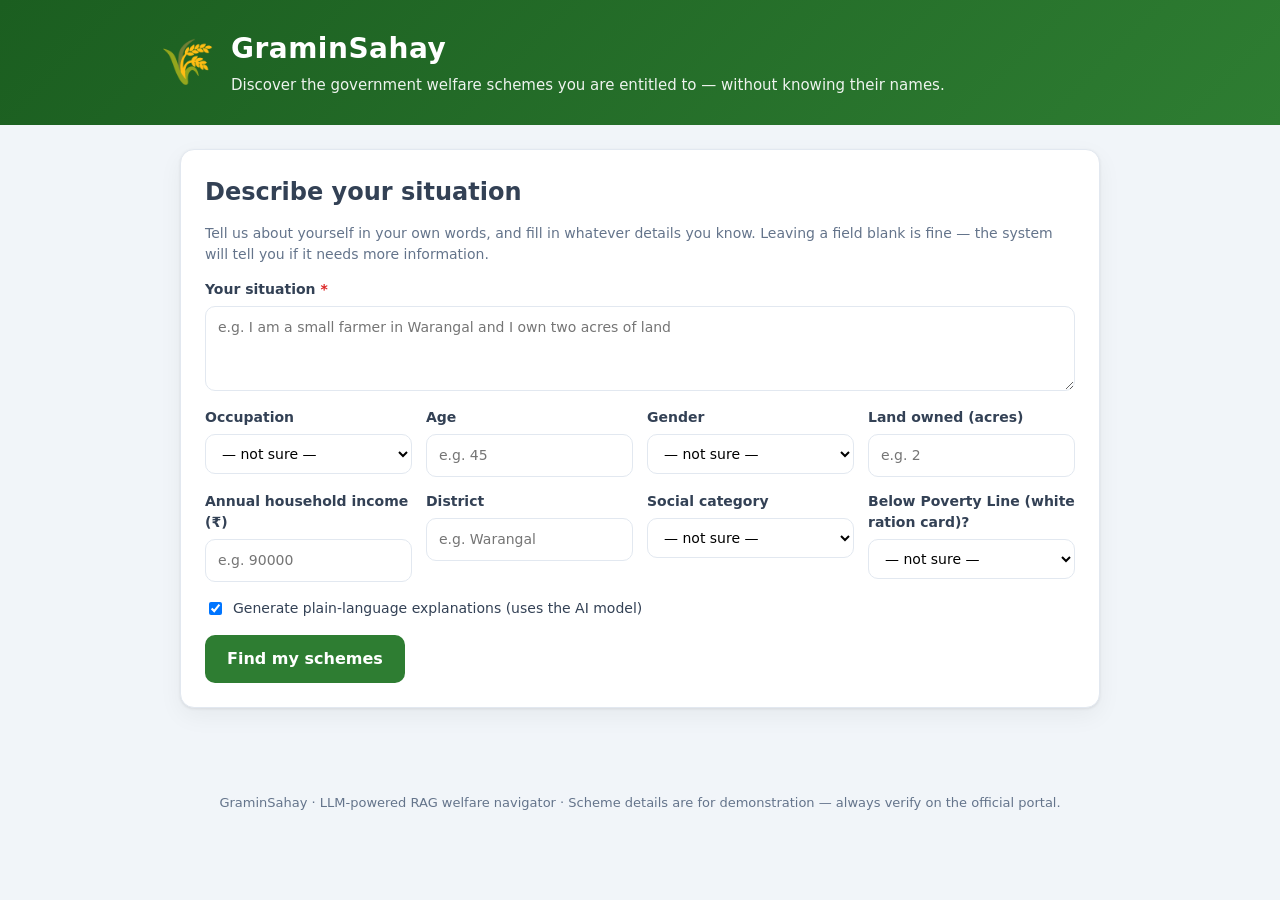
<file: src/main/resources/static/index.html>
<!DOCTYPE html>
<html lang="en">
<head>
    <meta charset="UTF-8"/>
    <meta name="viewport" content="width=device-width, initial-scale=1.0"/>
    <title>GraminSahay — Rural Welfare Navigator</title>
    <link rel="stylesheet" href="styles.css"/>
</head>
<body>
<header class="site-header">
    <div class="brand">
        <span class="logo">🌾</span>
        <div>
            <h1>GraminSahay</h1>
            <p class="tagline">Discover the government welfare schemes you are entitled to — without knowing their names.</p>
        </div>
    </div>
</header>

<main class="container">
    <section class="card form-card">
        <h2>Describe your situation</h2>
        <p class="hint">Tell us about yourself in your own words, and fill in whatever details you know.
            Leaving a field blank is fine — the system will tell you if it needs more information.</p>

        <form id="navigate-form">
            <label class="field">
                <span>Your situation <em>*</em></span>
                <textarea id="situation" rows="3" required
                          placeholder="e.g. I am a small farmer in Warangal and I own two acres of land"></textarea>
            </label>

            <div class="grid">
                <label class="field">
                    <span>Occupation</span>
                    <select id="occupation">
                        <option value="">— not sure —</option>
                        <option value="farmer">Farmer</option>
                        <option value="agricultural_labourer">Agricultural labourer</option>
                        <option value="student">Student</option>
                        <option value="labourer">Labourer</option>
                        <option value="other">Other</option>
                    </select>
                </label>

                <label class="field">
                    <span>Age</span>
                    <input id="age" type="number" min="0" max="120" placeholder="e.g. 45"/>
                </label>

                <label class="field">
                    <span>Gender</span>
                    <select id="gender">
                        <option value="">— not sure —</option>
                        <option value="male">Male</option>
                        <option value="female">Female</option>
                        <option value="other">Other</option>
                    </select>
                </label>

                <label class="field">
                    <span>Land owned (acres)</span>
                    <input id="landHoldingAcres" type="number" step="0.1" min="0" placeholder="e.g. 2"/>
                </label>

                <label class="field">
                    <span>Annual household income (₹)</span>
                    <input id="annualIncome" type="number" min="0" placeholder="e.g. 90000"/>
                </label>

                <label class="field">
                    <span>District</span>
                    <input id="district" type="text" placeholder="e.g. Warangal"/>
                </label>

                <label class="field">
                    <span>Social category</span>
                    <select id="category">
                        <option value="">— not sure —</option>
                        <option value="general">General</option>
                        <option value="obc">OBC / BC</option>
                        <option value="sc">SC</option>
                        <option value="st">ST</option>
                        <option value="minority">Minority</option>
                    </select>
                </label>

                <label class="field">
                    <span>Below Poverty Line (white ration card)?</span>
                    <select id="isBpl">
                        <option value="">— not sure —</option>
                        <option value="true">Yes</option>
                        <option value="false">No</option>
                    </select>
                </label>
            </div>

            <label class="checkbox">
                <input id="withExplanations" type="checkbox" checked/>
                <span>Generate plain-language explanations (uses the AI model)</span>
            </label>

            <button type="submit" id="submit-btn">Find my schemes</button>
        </form>
    </section>

    <section id="status" class="status" hidden></section>

    <section id="conflicts" class="card conflict-card" hidden>
        <h2>⚠️ Important: schemes you cannot combine</h2>
        <ul id="conflicts-list"></ul>
    </section>

    <section id="results" class="results"></section>
</main>

<footer class="site-footer">
    <p>GraminSahay · LLM-powered RAG welfare navigator · Scheme details are for demonstration — always verify on the official portal.</p>
</footer>

<!-- Template for a single scheme result card -->
<template id="scheme-template">
    <article class="card scheme-card">
        <div class="scheme-head">
            <h3 class="scheme-name"></h3>
            <span class="badge"></span>
        </div>
        <p class="scheme-category"></p>
        <p class="scheme-explanation"></p>

        <details class="scheme-details">
            <summary>Details &amp; how to apply</summary>
            <div class="detail-block satisfied"><h4>✅ Conditions you meet</h4><ul></ul></div>
            <div class="detail-block unmet"><h4>❌ Conditions not met</h4><ul></ul></div>
            <div class="detail-block missing"><h4>❓ Information still needed</h4><ul></ul></div>
            <div class="detail-block documents"><h4>📄 Required documents</h4><ul></ul></div>
            <div class="detail-block steps"><h4>🧭 How to apply</h4><ol></ol></div>
            <a class="official-link" target="_blank" rel="noopener">Official source ↗</a>
        </details>
    </article>
</template>

<script src="app.js"></script>
</body>
</html>
</file>
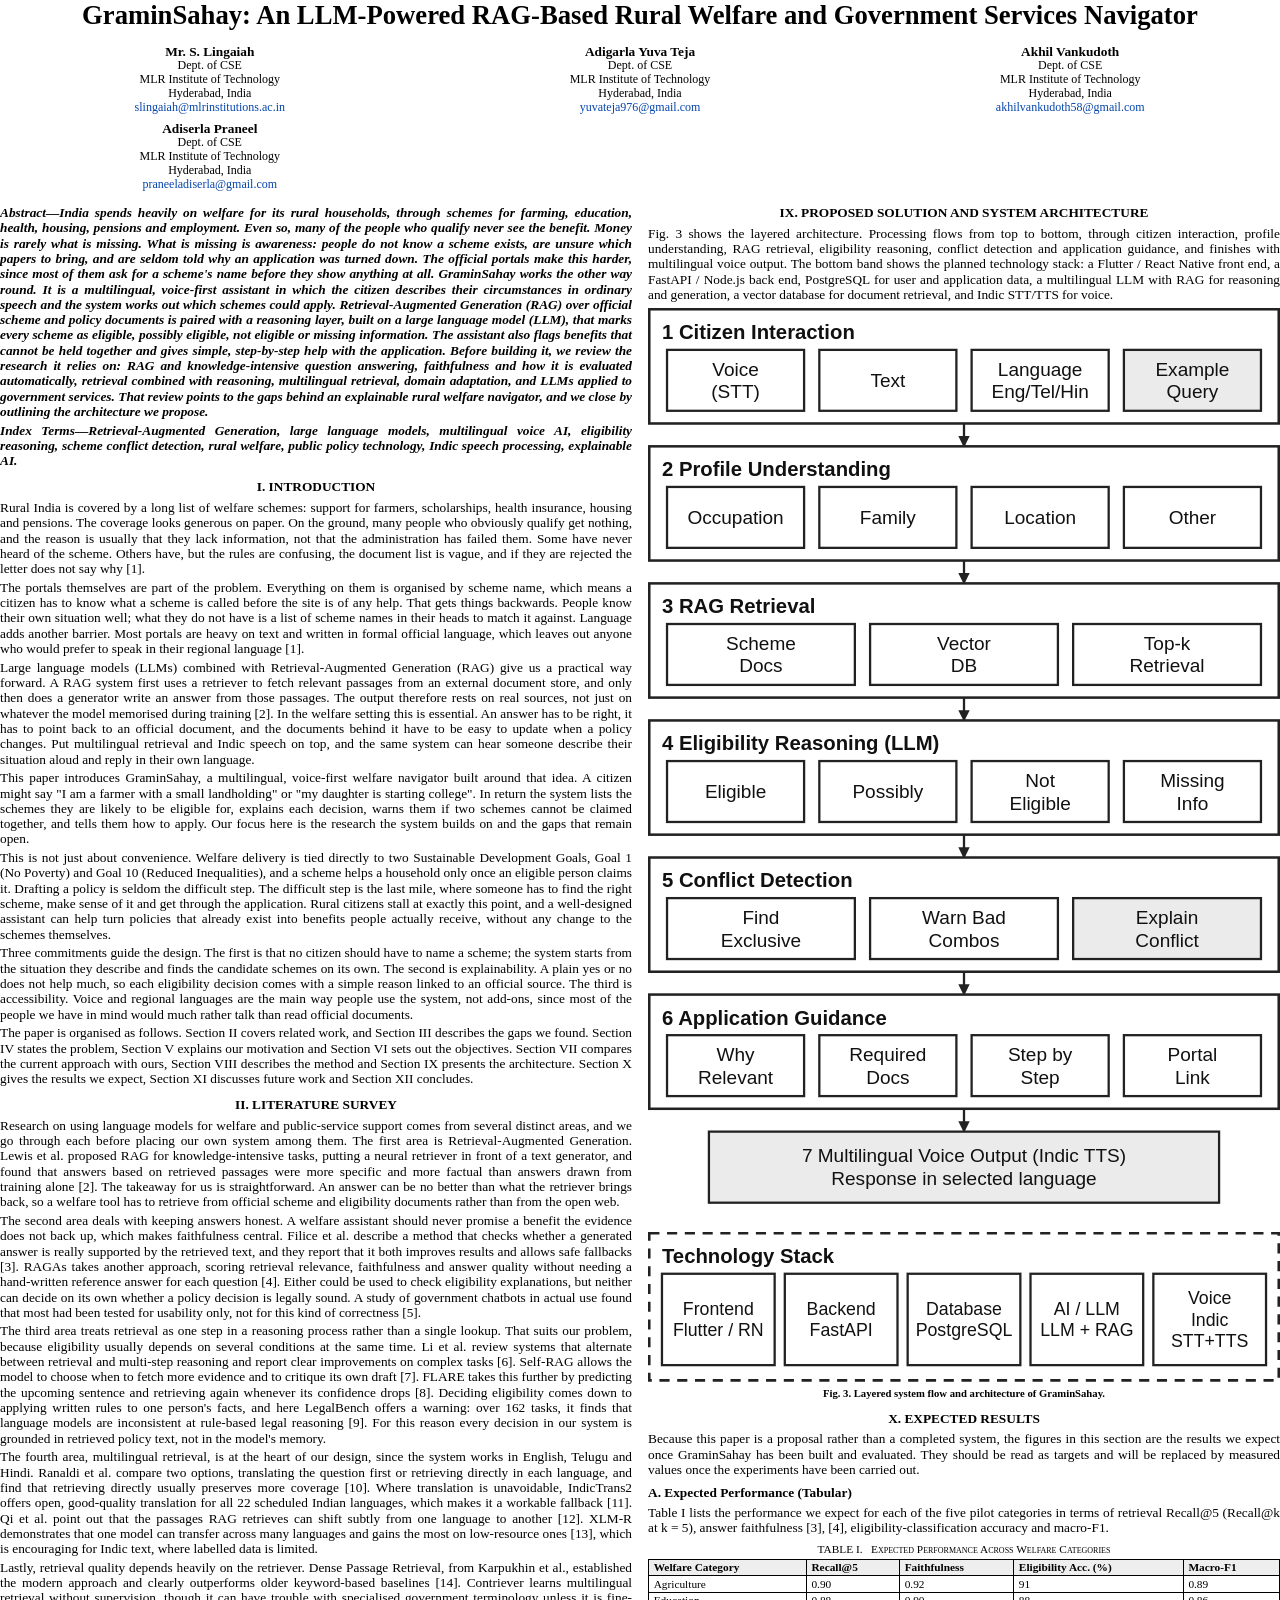
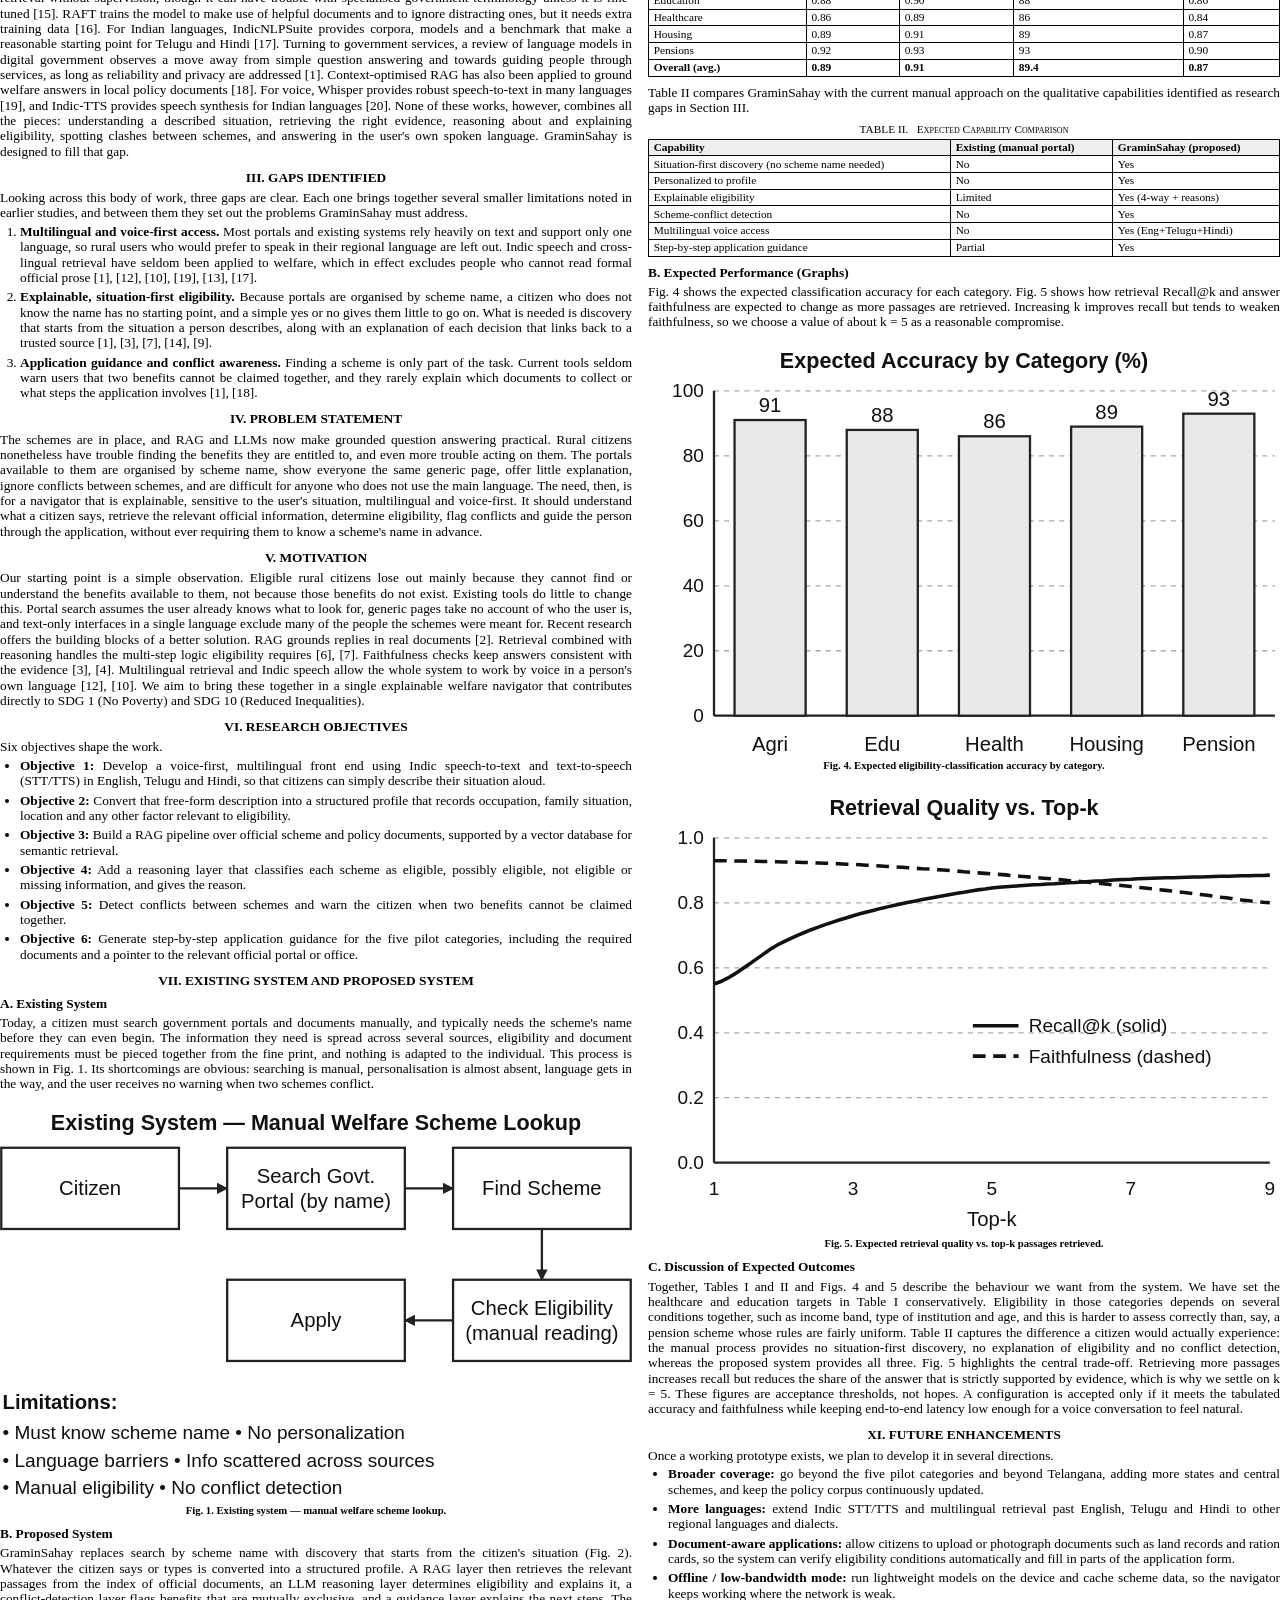
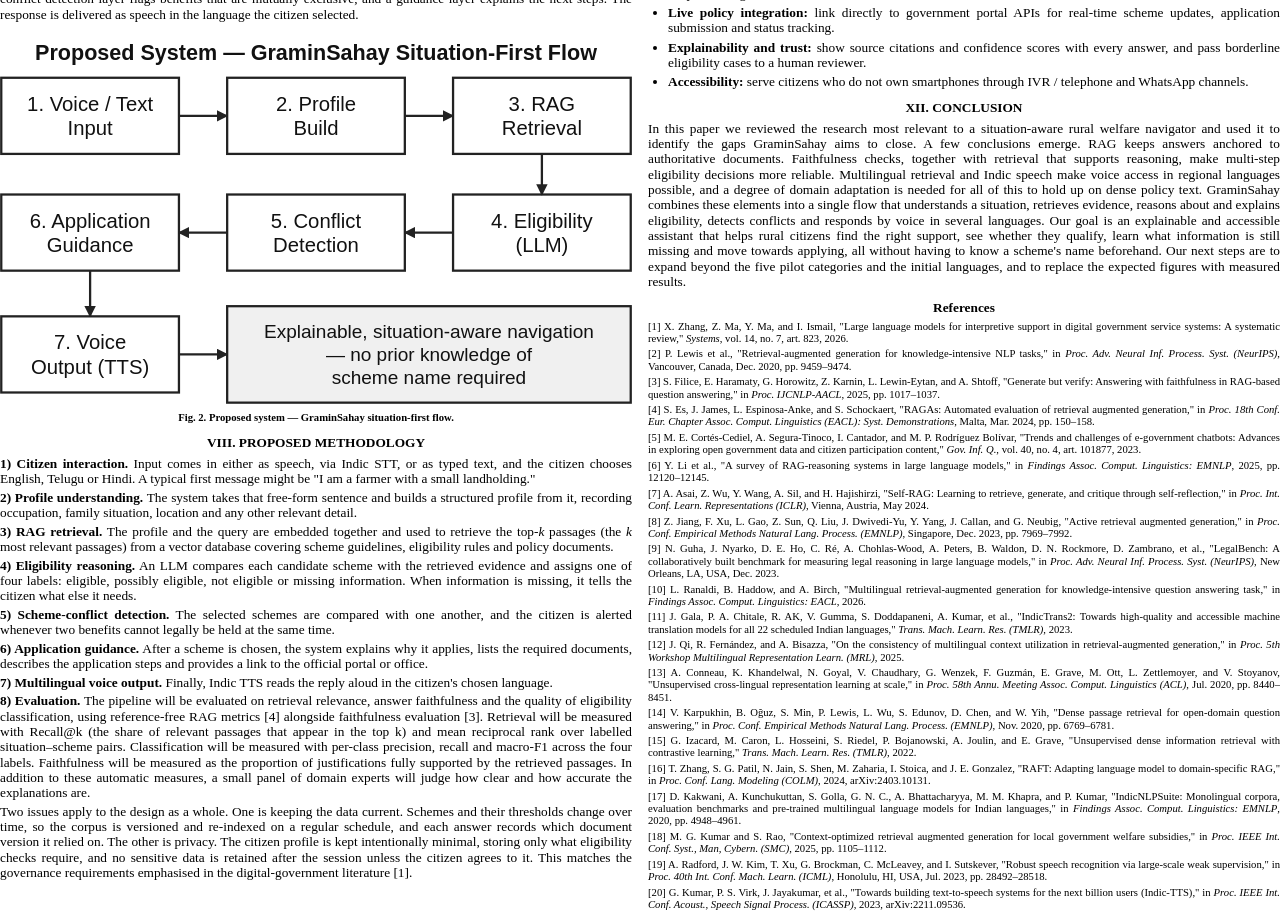
<file: paper/GraminSahay_IEEE_Paper.html>
<!DOCTYPE html>
<html lang="en">
<head>
<meta charset="UTF-8">
<title>GraminSahay</title>
<style>
  @page { size: A4; margin: 18mm 15mm; }
  body { font-family: "Times New Roman", Times, serif; font-size: 10.0pt; line-height: 1.15; color: #000; margin: 0; }
  h1.title { font-size: 20pt; text-align: center; margin: 0 0 10pt; line-height: 1.15; }
  .authors { display: grid; grid-template-columns: repeat(3, 1fr); justify-items: center; gap: 5pt 8pt; margin-bottom: 10pt; }
  .author { text-align: center; font-size: 9pt; line-height: 1.15; }
  .author .name { font-weight: bold; font-size: 10pt; }
  .author .email { color: #0645ad; }
  h2 { font-size: 10.0pt; text-align: center; margin: 8pt 0 4pt; text-transform: uppercase; break-after: avoid; }
  h3 { font-size: 10.0pt; margin: 6pt 0 3pt; break-after: avoid; }
  p { margin: 0 0 2.5pt; text-align: justify; }
  .abstract p { font-weight: bold; font-style: italic; }
  .indexterms { font-weight: bold; font-style: italic; }
  .cols { column-count: 2; column-gap: 12pt; }
  table { border-collapse: collapse; width: 100%; font-size: 8.5pt; margin: 0 0 6pt; }
  th, td { border: 0.5pt solid #000; padding: 1pt 3.5pt; text-align: left; vertical-align: top; }
  th { background: #eee; }
  .tabletitle { text-align: center; font-size: 8.5pt; font-variant: small-caps; margin: 6pt 0 2pt; }
  .fig { text-align: center; margin: 4pt 0 7pt; break-inside: avoid; }
  .fig.span { column-span: all; margin: 6pt 0 8pt; }
  .figsvg svg { width: 100%; height: auto; display: block; }
  .caption { font-weight: bold; font-size: 8pt; margin-top: 3pt; }
  ol, ul { margin: 0 0 2.5pt 15pt; padding: 0; }
  li { margin-bottom: 3pt; text-align: justify; }
  .refs { font-size: 8pt; }
  .refs p { margin-bottom: 2.5pt; font-weight: normal; font-style: normal; }
</style>
</head>
<body>

<h1 class="title">GraminSahay: An LLM-Powered RAG-Based Rural Welfare and Government Services Navigator</h1>

<div class="authors">
  <div class="author"><div class="name">Mr. S. Lingaiah</div>Dept. of CSE<br>MLR Institute of Technology<br>Hyderabad, India<br><span class="email">slingaiah@mlrinstitutions.ac.in</span></div>
  <div class="author"><div class="name">Adigarla Yuva Teja</div>Dept. of CSE<br>MLR Institute of Technology<br>Hyderabad, India<br><span class="email">yuvateja976@gmail.com</span></div>
  <div class="author"><div class="name">Akhil Vankudoth</div>Dept. of CSE<br>MLR Institute of Technology<br>Hyderabad, India<br><span class="email">akhilvankudoth58@gmail.com</span></div>
  <div class="author"><div class="name">Adiserla Praneel</div>Dept. of CSE<br>MLR Institute of Technology<br>Hyderabad, India<br><span class="email">praneeladiserla@gmail.com</span></div>
</div>

<div class="cols">

<div class="abstract">
<p><i>Abstract</i>&mdash;India spends heavily on welfare for its rural households, through schemes for farming, education, health, housing, pensions and employment. Even so, many of the people who qualify never see the benefit. Money is rarely what is missing. What is missing is awareness: people do not know a scheme exists, are unsure which papers to bring, and are seldom told why an application was turned down. The official portals make this harder, since most of them ask for a scheme's name before they show anything at all. GraminSahay works the other way round. It is a multilingual, voice-first assistant in which the citizen describes their circumstances in ordinary speech and the system works out which schemes could apply. Retrieval-Augmented Generation (RAG) over official scheme and policy documents is paired with a reasoning layer, built on a large language model (LLM), that marks every scheme as eligible, possibly eligible, not eligible or missing information. The assistant also flags benefits that cannot be held together and gives simple, step-by-step help with the application. Before building it, we review the research it relies on: RAG and knowledge-intensive question answering, faithfulness and how it is evaluated automatically, retrieval combined with reasoning, multilingual retrieval, domain adaptation, and LLMs applied to government services. That review points to the gaps behind an explainable rural welfare navigator, and we close by outlining the architecture we propose.</p>
<p class="indexterms"><i>Index Terms</i>&mdash;Retrieval-Augmented Generation, large language models, multilingual voice AI, eligibility reasoning, scheme conflict detection, rural welfare, public policy technology, Indic speech processing, explainable AI.</p>
</div>

<h2>I. Introduction</h2>
<p>Rural India is covered by a long list of welfare schemes: support for farmers, scholarships, health insurance, housing and pensions. The coverage looks generous on paper. On the ground, many people who obviously qualify get nothing, and the reason is usually that they lack information, not that the administration has failed them. Some have never heard of the scheme. Others have, but the rules are confusing, the document list is vague, and if they are rejected the letter does not say why [1].</p>
<p>The portals themselves are part of the problem. Everything on them is organised by scheme name, which means a citizen has to know what a scheme is called before the site is of any help. That gets things backwards. People know their own situation well; what they do not have is a list of scheme names in their heads to match it against. Language adds another barrier. Most portals are heavy on text and written in formal official language, which leaves out anyone who would prefer to speak in their regional language [1].</p>
<p>Large language models (LLMs) combined with Retrieval-Augmented Generation (RAG) give us a practical way forward. A RAG system first uses a retriever to fetch relevant passages from an external document store, and only then does a generator write an answer from those passages. The output therefore rests on real sources, not just on whatever the model memorised during training [2]. In the welfare setting this is essential. An answer has to be right, it has to point back to an official document, and the documents behind it have to be easy to update when a policy changes. Put multilingual retrieval and Indic speech on top, and the same system can hear someone describe their situation aloud and reply in their own language.</p>
<p>This paper introduces GraminSahay, a multilingual, voice-first welfare navigator built around that idea. A citizen might say "I am a farmer with a small landholding" or "my daughter is starting college". In return the system lists the schemes they are likely to be eligible for, explains each decision, warns them if two schemes cannot be claimed together, and tells them how to apply. Our focus here is the research the system builds on and the gaps that remain open.</p>
<p>This is not just about convenience. Welfare delivery is tied directly to two Sustainable Development Goals, Goal 1 (No Poverty) and Goal 10 (Reduced Inequalities), and a scheme helps a household only once an eligible person claims it. Drafting a policy is seldom the difficult step. The difficult step is the last mile, where someone has to find the right scheme, make sense of it and get through the application. Rural citizens stall at exactly this point, and a well-designed assistant can help turn policies that already exist into benefits people actually receive, without any change to the schemes themselves.</p>
<p>Three commitments guide the design. The first is that no citizen should have to name a scheme; the system starts from the situation they describe and finds the candidate schemes on its own. The second is explainability. A plain yes or no does not help much, so each eligibility decision comes with a simple reason linked to an official source. The third is accessibility. Voice and regional languages are the main way people use the system, not add-ons, since most of the people we have in mind would much rather talk than read official documents.</p>
<p>The paper is organised as follows. Section II covers related work, and Section III describes the gaps we found. Section IV states the problem, Section V explains our motivation and Section VI sets out the objectives. Section VII compares the current approach with ours, Section VIII describes the method and Section IX presents the architecture. Section X gives the results we expect, Section XI discusses future work and Section XII concludes.</p>

<h2>II. Literature Survey</h2>
<p>Research on using language models for welfare and public-service support comes from several distinct areas, and we go through each before placing our own system among them. The first area is Retrieval-Augmented Generation. Lewis et al. proposed RAG for knowledge-intensive tasks, putting a neural retriever in front of a text generator, and found that answers based on retrieved passages were more specific and more factual than answers drawn from training alone [2]. The takeaway for us is straightforward. An answer can be no better than what the retriever brings back, so a welfare tool has to retrieve from official scheme and eligibility documents rather than from the open web.</p>
<p>The second area deals with keeping answers honest. A welfare assistant should never promise a benefit the evidence does not back up, which makes faithfulness central. Filice et al. describe a method that checks whether a generated answer is really supported by the retrieved text, and they report that it both improves results and allows safe fallbacks [3]. RAGAs takes another approach, scoring retrieval relevance, faithfulness and answer quality without needing a hand-written reference answer for each question [4]. Either could be used to check eligibility explanations, but neither can decide on its own whether a policy decision is legally sound. A study of government chatbots in actual use found that most had been tested for usability only, not for this kind of correctness [5].</p>
<p>The third area treats retrieval as one step in a reasoning process rather than a single lookup. That suits our problem, because eligibility usually depends on several conditions at the same time. Li et al. review systems that alternate between retrieval and multi-step reasoning and report clear improvements on complex tasks [6]. Self-RAG allows the model to choose when to fetch more evidence and to critique its own draft [7]. FLARE takes this further by predicting the upcoming sentence and retrieving again whenever its confidence drops [8]. Deciding eligibility comes down to applying written rules to one person's facts, and here LegalBench offers a warning: over 162 tasks, it finds that language models are inconsistent at rule-based legal reasoning [9]. For this reason every decision in our system is grounded in retrieved policy text, not in the model's memory.</p>
<p>The fourth area, multilingual retrieval, is at the heart of our design, since the system works in English, Telugu and Hindi. Ranaldi et al. compare two options, translating the question first or retrieving directly in each language, and find that retrieving directly usually preserves more coverage [10]. Where translation is unavoidable, IndicTrans2 offers open, good-quality translation for all 22 scheduled Indian languages, which makes it a workable fallback [11]. Qi et al. point out that the passages RAG retrieves can shift subtly from one language to another [12]. XLM-R demonstrates that one model can transfer across many languages and gains the most on low-resource ones [13], which is encouraging for Indic text, where labelled data is limited.</p>
<p>Lastly, retrieval quality depends heavily on the retriever. Dense Passage Retrieval, from Karpukhin et al., established the modern approach and clearly outperforms older keyword-based baselines [14]. Contriever learns multilingual retrieval without supervision, though it can have trouble with specialised government terminology unless it is fine-tuned [15]. RAFT trains the model to make use of helpful documents and to ignore distracting ones, but it needs extra training data [16]. For Indian languages, IndicNLPSuite provides corpora, models and a benchmark that make a reasonable starting point for Telugu and Hindi [17]. Turning to government services, a review of language models in digital government observes a move away from simple question answering and towards guiding people through services, as long as reliability and privacy are addressed [1]. Context-optimised RAG has also been applied to ground welfare answers in local policy documents [18]. For voice, Whisper provides robust speech-to-text in many languages [19], and Indic-TTS provides speech synthesis for Indian languages [20]. None of these works, however, combines all the pieces: understanding a described situation, retrieving the right evidence, reasoning about and explaining eligibility, spotting clashes between schemes, and answering in the user's own spoken language. GraminSahay is designed to fill that gap.</p>

<h2>III. Gaps Identified</h2>
<p>Looking across this body of work, three gaps are clear. Each one brings together several smaller limitations noted in earlier studies, and between them they set out the problems GraminSahay must address.</p>
<ol>
<li><b>Multilingual and voice-first access.</b> Most portals and existing systems rely heavily on text and support only one language, so rural users who would prefer to speak in their regional language are left out. Indic speech and cross-lingual retrieval have seldom been applied to welfare, which in effect excludes people who cannot read formal official prose [1], [12], [10], [19], [13], [17].</li>
<li><b>Explainable, situation-first eligibility.</b> Because portals are organised by scheme name, a citizen who does not know the name has no starting point, and a simple yes or no gives them little to go on. What is needed is discovery that starts from the situation a person describes, along with an explanation of each decision that links back to a trusted source [1], [3], [7], [14], [9].</li>
<li><b>Application guidance and conflict awareness.</b> Finding a scheme is only part of the task. Current tools seldom warn users that two benefits cannot be claimed together, and they rarely explain which documents to collect or what steps the application involves [1], [18].</li>
</ol>

<h2>IV. Problem Statement</h2>
<p>The schemes are in place, and RAG and LLMs now make grounded question answering practical. Rural citizens nonetheless have trouble finding the benefits they are entitled to, and even more trouble acting on them. The portals available to them are organised by scheme name, show everyone the same generic page, offer little explanation, ignore conflicts between schemes, and are difficult for anyone who does not use the main language. The need, then, is for a navigator that is explainable, sensitive to the user's situation, multilingual and voice-first. It should understand what a citizen says, retrieve the relevant official information, determine eligibility, flag conflicts and guide the person through the application, without ever requiring them to know a scheme's name in advance.</p>

<h2>V. Motivation</h2>
<p>Our starting point is a simple observation. Eligible rural citizens lose out mainly because they cannot find or understand the benefits available to them, not because those benefits do not exist. Existing tools do little to change this. Portal search assumes the user already knows what to look for, generic pages take no account of who the user is, and text-only interfaces in a single language exclude many of the people the schemes were meant for. Recent research offers the building blocks of a better solution. RAG grounds replies in real documents [2]. Retrieval combined with reasoning handles the multi-step logic eligibility requires [6], [7]. Faithfulness checks keep answers consistent with the evidence [3], [4]. Multilingual retrieval and Indic speech allow the whole system to work by voice in a person's own language [12], [10]. We aim to bring these together in a single explainable welfare navigator that contributes directly to SDG 1 (No Poverty) and SDG 10 (Reduced Inequalities).</p>

<h2>VI. Research Objectives</h2>
<p>Six objectives shape the work.</p>
<ul>
<li><b>Objective 1:</b> Develop a voice-first, multilingual front end using Indic speech-to-text and text-to-speech (STT/TTS) in English, Telugu and Hindi, so that citizens can simply describe their situation aloud.</li>
<li><b>Objective 2:</b> Convert that free-form description into a structured profile that records occupation, family situation, location and any other factor relevant to eligibility.</li>
<li><b>Objective 3:</b> Build a RAG pipeline over official scheme and policy documents, supported by a vector database for semantic retrieval.</li>
<li><b>Objective 4:</b> Add a reasoning layer that classifies each scheme as eligible, possibly eligible, not eligible or missing information, and gives the reason.</li>
<li><b>Objective 5:</b> Detect conflicts between schemes and warn the citizen when two benefits cannot be claimed together.</li>
<li><b>Objective 6:</b> Generate step-by-step application guidance for the five pilot categories, including the required documents and a pointer to the relevant official portal or office.</li>
</ul>

<h2>VII. Existing System and Proposed System</h2>
<h3>A. Existing System</h3>
<p>Today, a citizen must search government portals and documents manually, and typically needs the scheme's name before they can even begin. The information they need is spread across several sources, eligibility and document requirements must be pieced together from the fine print, and nothing is adapted to the individual. This process is shown in Fig. 1. Its shortcomings are obvious: searching is manual, personalisation is almost absent, language gets in the way, and the user receives no warning when two schemes conflict.</p>
<div class="fig">
  <div class="figsvg"><svg viewBox="0 0 249 159" xmlns="http://www.w3.org/2000/svg" font-family="Arial, Helvetica, sans-serif"><defs><marker id="c1" viewBox="0 0 10 10" refX="9" refY="5" markerWidth="5" markerHeight="5" orient="auto-start-reverse"><path d="M0,0 L10,5 L0,10 z" fill="#222"/></marker></defs><text x="124.5" y="13.0" font-size="8.5" text-anchor="middle" font-weight="bold" fill="#111"><tspan x="124.5" dy="0.0">Existing System — Manual Welfare Scheme Lookup</tspan></text><rect x="0.5" y="20.0" width="70.0" height="32.0" fill="#fff" stroke="#222" stroke-width="0.9"/><text x="35.5" y="38.8" font-size="8" text-anchor="middle" fill="#111"><tspan x="35.5" dy="0.0">Citizen</tspan></text><rect x="89.5" y="20.0" width="70.0" height="32.0" fill="#fff" stroke="#222" stroke-width="0.9"/><text x="124.5" y="34.0" font-size="8" text-anchor="middle" fill="#111"><tspan x="124.5" dy="0.0">Search Govt.</tspan><tspan x="124.5" dy="9.6">Portal (by name)</tspan></text><rect x="178.5" y="20.0" width="70.0" height="32.0" fill="#fff" stroke="#222" stroke-width="0.9"/><text x="213.5" y="38.8" font-size="8" text-anchor="middle" fill="#111"><tspan x="213.5" dy="0.0">Find Scheme</tspan></text><polyline points="70.5,36.0 89.5,36.0" fill="none" stroke="#222" stroke-width="0.9" marker-end="url(#c1)"/><polyline points="159.5,36.0 178.5,36.0" fill="none" stroke="#222" stroke-width="0.9" marker-end="url(#c1)"/><rect x="178.5" y="72.0" width="70.0" height="32.0" fill="#fff" stroke="#222" stroke-width="0.9"/><text x="213.5" y="86.0" font-size="8" text-anchor="middle" fill="#111"><tspan x="213.5" dy="0.0">Check Eligibility</tspan><tspan x="213.5" dy="9.6">(manual reading)</tspan></text><rect x="89.5" y="72.0" width="70.0" height="32.0" fill="#fff" stroke="#222" stroke-width="0.9"/><text x="124.5" y="90.8" font-size="8" text-anchor="middle" fill="#111"><tspan x="124.5" dy="0.0">Apply</tspan></text><polyline points="213.5,52.0 213.5,72.0" fill="none" stroke="#222" stroke-width="0.9" marker-end="url(#c1)"/><polyline points="178.5,88.0 159.5,88.0" fill="none" stroke="#222" stroke-width="0.9" marker-end="url(#c1)"/><text x="1.0" y="122.8" font-size="8" text-anchor="start" font-weight="bold" fill="#111"><tspan x="1.0" dy="0.0">Limitations:</tspan></text><text x="1.0" y="134.6" font-size="7.5" text-anchor="start" fill="#111"><tspan x="1.0" dy="0.0">• Must know scheme name      • No personalization</tspan></text><text x="1.0" y="145.6" font-size="7.5" text-anchor="start" fill="#111"><tspan x="1.0" dy="0.0">• Language barriers      • Info scattered across sources</tspan></text><text x="1.0" y="156.6" font-size="7.5" text-anchor="start" fill="#111"><tspan x="1.0" dy="0.0">• Manual eligibility      • No conflict detection</tspan></text></svg></div>
  <div class="caption">Fig. 1. Existing system &mdash; manual welfare scheme lookup.</div>
</div>
<h3>B. Proposed System</h3>
<p>GraminSahay replaces search by scheme name with discovery that starts from the citizen's situation (Fig. 2). Whatever the citizen says or types is converted into a structured profile. A RAG layer then retrieves the relevant passages from the index of official documents, an LLM reasoning layer determines eligibility and explains it, a conflict-detection layer flags benefits that are mutually exclusive, and a guidance layer explains the next steps. The response is delivered as speech in the language the citizen selected.</p>
<div class="fig">
  <div class="figsvg"><svg viewBox="0 0 249 150" xmlns="http://www.w3.org/2000/svg" font-family="Arial, Helvetica, sans-serif"><defs><marker id="c2" viewBox="0 0 10 10" refX="9" refY="5" markerWidth="5" markerHeight="5" orient="auto-start-reverse"><path d="M0,0 L10,5 L0,10 z" fill="#222"/></marker></defs><text x="124.5" y="13.0" font-size="8.5" text-anchor="middle" font-weight="bold" fill="#111"><tspan x="124.5" dy="0.0">Proposed System — GraminSahay Situation-First Flow</tspan></text><rect x="0.5" y="20.0" width="70.0" height="30.0" fill="#fff" stroke="#222" stroke-width="0.9"/><text x="35.5" y="33.0" font-size="8" text-anchor="middle" fill="#111"><tspan x="35.5" dy="0.0">1. Voice / Text</tspan><tspan x="35.5" dy="9.6">Input</tspan></text><rect x="89.5" y="20.0" width="70.0" height="30.0" fill="#fff" stroke="#222" stroke-width="0.9"/><text x="124.5" y="33.0" font-size="8" text-anchor="middle" fill="#111"><tspan x="124.5" dy="0.0">2. Profile</tspan><tspan x="124.5" dy="9.6">Build</tspan></text><rect x="178.5" y="20.0" width="70.0" height="30.0" fill="#fff" stroke="#222" stroke-width="0.9"/><text x="213.5" y="33.0" font-size="8" text-anchor="middle" fill="#111"><tspan x="213.5" dy="0.0">3. RAG</tspan><tspan x="213.5" dy="9.6">Retrieval</tspan></text><polyline points="70.5,35.0 89.5,35.0" fill="none" stroke="#222" stroke-width="0.9" marker-end="url(#c2)"/><polyline points="159.5,35.0 178.5,35.0" fill="none" stroke="#222" stroke-width="0.9" marker-end="url(#c2)"/><rect x="178.5" y="66.0" width="70.0" height="30.0" fill="#fff" stroke="#222" stroke-width="0.9"/><text x="213.5" y="79.0" font-size="8" text-anchor="middle" fill="#111"><tspan x="213.5" dy="0.0">4. Eligibility</tspan><tspan x="213.5" dy="9.6">(LLM)</tspan></text><rect x="89.5" y="66.0" width="70.0" height="30.0" fill="#fff" stroke="#222" stroke-width="0.9"/><text x="124.5" y="79.0" font-size="8" text-anchor="middle" fill="#111"><tspan x="124.5" dy="0.0">5. Conflict</tspan><tspan x="124.5" dy="9.6">Detection</tspan></text><rect x="0.5" y="66.0" width="70.0" height="30.0" fill="#fff" stroke="#222" stroke-width="0.9"/><text x="35.5" y="79.0" font-size="8" text-anchor="middle" fill="#111"><tspan x="35.5" dy="0.0">6. Application</tspan><tspan x="35.5" dy="9.6">Guidance</tspan></text><polyline points="213.5,50.0 213.5,66.0" fill="none" stroke="#222" stroke-width="0.9" marker-end="url(#c2)"/><polyline points="178.5,81.0 159.5,81.0" fill="none" stroke="#222" stroke-width="0.9" marker-end="url(#c2)"/><polyline points="89.5,81.0 70.5,81.0" fill="none" stroke="#222" stroke-width="0.9" marker-end="url(#c2)"/><rect x="0.5" y="114.0" width="70.0" height="30.0" fill="#fff" stroke="#222" stroke-width="0.9"/><text x="35.5" y="127.0" font-size="8" text-anchor="middle" fill="#111"><tspan x="35.5" dy="0.0">7. Voice</tspan><tspan x="35.5" dy="9.6">Output (TTS)</tspan></text><polyline points="35.5,96.0 35.5,114.0" fill="none" stroke="#222" stroke-width="0.9" marker-end="url(#c2)"/><rect x="89.5" y="110.0" width="159.0" height="38.0" fill="#f0f0f0" stroke="#222" stroke-width="0.9"/><text x="169.0" y="122.6" font-size="7.5" text-anchor="middle" fill="#111"><tspan x="169.0" dy="0.0">Explainable, situation-aware navigation</tspan><tspan x="169.0" dy="9.0">— no prior knowledge of</tspan><tspan x="169.0" dy="9.0">scheme name required</tspan></text><polyline points="70.5,129.0 89.5,129.0" fill="none" stroke="#222" stroke-width="0.9" marker-end="url(#c2)"/></svg></div>
  <div class="caption">Fig. 2. Proposed system &mdash; GraminSahay situation-first flow.</div>
</div>

<h2>VIII. Proposed Methodology</h2>
<p><b>1) Citizen interaction.</b> Input comes in either as speech, via Indic STT, or as typed text, and the citizen chooses English, Telugu or Hindi. A typical first message might be "I am a farmer with a small landholding."</p>
<p><b>2) Profile understanding.</b> The system takes that free-form sentence and builds a structured profile from it, recording occupation, family situation, location and any other relevant detail.</p>
<p><b>3) RAG retrieval.</b> The profile and the query are embedded together and used to retrieve the top-<i>k</i> passages (the <i>k</i> most relevant passages) from a vector database covering scheme guidelines, eligibility rules and policy documents.</p>
<p><b>4) Eligibility reasoning.</b> An LLM compares each candidate scheme with the retrieved evidence and assigns one of four labels: eligible, possibly eligible, not eligible or missing information. When information is missing, it tells the citizen what else it needs.</p>
<p><b>5) Scheme-conflict detection.</b> The selected schemes are compared with one another, and the citizen is alerted whenever two benefits cannot legally be held at the same time.</p>
<p><b>6) Application guidance.</b> After a scheme is chosen, the system explains why it applies, lists the required documents, describes the application steps and provides a link to the official portal or office.</p>
<p><b>7) Multilingual voice output.</b> Finally, Indic TTS reads the reply aloud in the citizen's chosen language.</p>
<p><b>8) Evaluation.</b> The pipeline will be evaluated on retrieval relevance, answer faithfulness and the quality of eligibility classification, using reference-free RAG metrics [4] alongside faithfulness evaluation [3]. Retrieval will be measured with Recall@k (the share of relevant passages that appear in the top k) and mean reciprocal rank over labelled situation&ndash;scheme pairs. Classification will be measured with per-class precision, recall and macro-F1 across the four labels. Faithfulness will be measured as the proportion of justifications fully supported by the retrieved passages. In addition to these automatic measures, a small panel of domain experts will judge how clear and how accurate the explanations are.</p>
<p>Two issues apply to the design as a whole. One is keeping the data current. Schemes and their thresholds change over time, so the corpus is versioned and re-indexed on a regular schedule, and each answer records which document version it relied on. The other is privacy. The citizen profile is kept intentionally minimal, storing only what eligibility checks require, and no sensitive data is retained after the session unless the citizen agrees to it. This matches the governance requirements emphasised in the digital-government literature [1].</p>

<h2>IX. Proposed Solution and System Architecture</h2>
<p>Fig. 3 shows the layered architecture. Processing flows from top to bottom, through citizen interaction, profile understanding, RAG retrieval, eligibility reasoning, conflict detection and application guidance, and finishes with multilingual voice output. The bottom band shows the planned technology stack: a Flutter / React Native front end, a FastAPI / Node.js back end, PostgreSQL for user and application data, a multilingual LLM with RAG for reasoning and generation, a vector database for document retrieval, and Indic STT/TTS for voice.</p>
<div class="fig">
  <div class="figsvg"><svg viewBox="0 0 249 424" xmlns="http://www.w3.org/2000/svg" font-family="Arial, Helvetica, sans-serif"><defs><marker id="c3" viewBox="0 0 10 10" refX="9" refY="5" markerWidth="5" markerHeight="5" orient="auto-start-reverse"><path d="M0,0 L10,5 L0,10 z" fill="#222"/></marker></defs><rect x="0.5" y="0.5" width="248" height="45" fill="#fff" stroke="#222" stroke-width="1"/><text x="5.5" y="12.3" font-size="8" text-anchor="start" font-weight="bold" fill="#111"><tspan x="5.5" dy="0.0">1 Citizen Interaction</tspan></text><rect x="7.5" y="16.5" width="54.0" height="24.0" fill="#fff" stroke="#222" stroke-width="0.9"/><text x="34.5" y="26.6" font-size="7.5" text-anchor="middle" fill="#111"><tspan x="34.5" dy="0.0">Voice</tspan><tspan x="34.5" dy="9.0">(STT)</tspan></text><rect x="67.5" y="16.5" width="54.0" height="24.0" fill="#fff" stroke="#222" stroke-width="0.9"/><text x="94.5" y="31.1" font-size="7.5" text-anchor="middle" fill="#111"><tspan x="94.5" dy="0.0">Text</tspan></text><rect x="127.5" y="16.5" width="54.0" height="24.0" fill="#fff" stroke="#222" stroke-width="0.9"/><text x="154.5" y="26.6" font-size="7.5" text-anchor="middle" fill="#111"><tspan x="154.5" dy="0.0">Language</tspan><tspan x="154.5" dy="9.0">Eng/Tel/Hin</tspan></text><rect x="187.5" y="16.5" width="54.0" height="24.0" fill="#ebebeb" stroke="#222" stroke-width="0.9"/><text x="214.5" y="26.6" font-size="7.5" text-anchor="middle" fill="#111"><tspan x="214.5" dy="0.0">Example</tspan><tspan x="214.5" dy="9.0">Query</tspan></text><polyline points="124.5,45.5 124.5,54.5" fill="none" stroke="#222" stroke-width="0.9" marker-end="url(#c3)"/><rect x="0.5" y="54.5" width="248" height="45" fill="#fff" stroke="#222" stroke-width="1"/><text x="5.5" y="66.3" font-size="8" text-anchor="start" font-weight="bold" fill="#111"><tspan x="5.5" dy="0.0">2 Profile Understanding</tspan></text><rect x="7.5" y="70.5" width="54.0" height="24.0" fill="#fff" stroke="#222" stroke-width="0.9"/><text x="34.5" y="85.1" font-size="7.5" text-anchor="middle" fill="#111"><tspan x="34.5" dy="0.0">Occupation</tspan></text><rect x="67.5" y="70.5" width="54.0" height="24.0" fill="#fff" stroke="#222" stroke-width="0.9"/><text x="94.5" y="85.1" font-size="7.5" text-anchor="middle" fill="#111"><tspan x="94.5" dy="0.0">Family</tspan></text><rect x="127.5" y="70.5" width="54.0" height="24.0" fill="#fff" stroke="#222" stroke-width="0.9"/><text x="154.5" y="85.1" font-size="7.5" text-anchor="middle" fill="#111"><tspan x="154.5" dy="0.0">Location</tspan></text><rect x="187.5" y="70.5" width="54.0" height="24.0" fill="#fff" stroke="#222" stroke-width="0.9"/><text x="214.5" y="85.1" font-size="7.5" text-anchor="middle" fill="#111"><tspan x="214.5" dy="0.0">Other</tspan></text><polyline points="124.5,99.5 124.5,108.5" fill="none" stroke="#222" stroke-width="0.9" marker-end="url(#c3)"/><rect x="0.5" y="108.5" width="248" height="45" fill="#fff" stroke="#222" stroke-width="1"/><text x="5.5" y="120.3" font-size="8" text-anchor="start" font-weight="bold" fill="#111"><tspan x="5.5" dy="0.0">3 RAG Retrieval</tspan></text><rect x="7.5" y="124.5" width="74.0" height="24.0" fill="#fff" stroke="#222" stroke-width="0.9"/><text x="44.5" y="134.6" font-size="7.5" text-anchor="middle" fill="#111"><tspan x="44.5" dy="0.0">Scheme</tspan><tspan x="44.5" dy="9.0">Docs</tspan></text><rect x="87.5" y="124.5" width="74.0" height="24.0" fill="#fff" stroke="#222" stroke-width="0.9"/><text x="124.5" y="134.6" font-size="7.5" text-anchor="middle" fill="#111"><tspan x="124.5" dy="0.0">Vector</tspan><tspan x="124.5" dy="9.0">DB</tspan></text><rect x="167.5" y="124.5" width="74.0" height="24.0" fill="#fff" stroke="#222" stroke-width="0.9"/><text x="204.5" y="134.6" font-size="7.5" text-anchor="middle" fill="#111"><tspan x="204.5" dy="0.0">Top-k</tspan><tspan x="204.5" dy="9.0">Retrieval</tspan></text><polyline points="124.5,153.5 124.5,162.5" fill="none" stroke="#222" stroke-width="0.9" marker-end="url(#c3)"/><rect x="0.5" y="162.5" width="248" height="45" fill="#fff" stroke="#222" stroke-width="1"/><text x="5.5" y="174.3" font-size="8" text-anchor="start" font-weight="bold" fill="#111"><tspan x="5.5" dy="0.0">4 Eligibility Reasoning (LLM)</tspan></text><rect x="7.5" y="178.5" width="54.0" height="24.0" fill="#fff" stroke="#222" stroke-width="0.9"/><text x="34.5" y="193.1" font-size="7.5" text-anchor="middle" fill="#111"><tspan x="34.5" dy="0.0">Eligible</tspan></text><rect x="67.5" y="178.5" width="54.0" height="24.0" fill="#fff" stroke="#222" stroke-width="0.9"/><text x="94.5" y="193.1" font-size="7.5" text-anchor="middle" fill="#111"><tspan x="94.5" dy="0.0">Possibly</tspan></text><rect x="127.5" y="178.5" width="54.0" height="24.0" fill="#fff" stroke="#222" stroke-width="0.9"/><text x="154.5" y="188.6" font-size="7.5" text-anchor="middle" fill="#111"><tspan x="154.5" dy="0.0">Not</tspan><tspan x="154.5" dy="9.0">Eligible</tspan></text><rect x="187.5" y="178.5" width="54.0" height="24.0" fill="#fff" stroke="#222" stroke-width="0.9"/><text x="214.5" y="188.6" font-size="7.5" text-anchor="middle" fill="#111"><tspan x="214.5" dy="0.0">Missing</tspan><tspan x="214.5" dy="9.0">Info</tspan></text><polyline points="124.5,207.5 124.5,216.5" fill="none" stroke="#222" stroke-width="0.9" marker-end="url(#c3)"/><rect x="0.5" y="216.5" width="248" height="45" fill="#fff" stroke="#222" stroke-width="1"/><text x="5.5" y="228.3" font-size="8" text-anchor="start" font-weight="bold" fill="#111"><tspan x="5.5" dy="0.0">5 Conflict Detection</tspan></text><rect x="7.5" y="232.5" width="74.0" height="24.0" fill="#fff" stroke="#222" stroke-width="0.9"/><text x="44.5" y="242.6" font-size="7.5" text-anchor="middle" fill="#111"><tspan x="44.5" dy="0.0">Find</tspan><tspan x="44.5" dy="9.0">Exclusive</tspan></text><rect x="87.5" y="232.5" width="74.0" height="24.0" fill="#fff" stroke="#222" stroke-width="0.9"/><text x="124.5" y="242.6" font-size="7.5" text-anchor="middle" fill="#111"><tspan x="124.5" dy="0.0">Warn Bad</tspan><tspan x="124.5" dy="9.0">Combos</tspan></text><rect x="167.5" y="232.5" width="74.0" height="24.0" fill="#ebebeb" stroke="#222" stroke-width="0.9"/><text x="204.5" y="242.6" font-size="7.5" text-anchor="middle" fill="#111"><tspan x="204.5" dy="0.0">Explain</tspan><tspan x="204.5" dy="9.0">Conflict</tspan></text><polyline points="124.5,261.5 124.5,270.5" fill="none" stroke="#222" stroke-width="0.9" marker-end="url(#c3)"/><rect x="0.5" y="270.5" width="248" height="45" fill="#fff" stroke="#222" stroke-width="1"/><text x="5.5" y="282.3" font-size="8" text-anchor="start" font-weight="bold" fill="#111"><tspan x="5.5" dy="0.0">6 Application Guidance</tspan></text><rect x="7.5" y="286.5" width="54.0" height="24.0" fill="#fff" stroke="#222" stroke-width="0.9"/><text x="34.5" y="296.6" font-size="7.5" text-anchor="middle" fill="#111"><tspan x="34.5" dy="0.0">Why</tspan><tspan x="34.5" dy="9.0">Relevant</tspan></text><rect x="67.5" y="286.5" width="54.0" height="24.0" fill="#fff" stroke="#222" stroke-width="0.9"/><text x="94.5" y="296.6" font-size="7.5" text-anchor="middle" fill="#111"><tspan x="94.5" dy="0.0">Required</tspan><tspan x="94.5" dy="9.0">Docs</tspan></text><rect x="127.5" y="286.5" width="54.0" height="24.0" fill="#fff" stroke="#222" stroke-width="0.9"/><text x="154.5" y="296.6" font-size="7.5" text-anchor="middle" fill="#111"><tspan x="154.5" dy="0.0">Step by</tspan><tspan x="154.5" dy="9.0">Step</tspan></text><rect x="187.5" y="286.5" width="54.0" height="24.0" fill="#fff" stroke="#222" stroke-width="0.9"/><text x="214.5" y="296.6" font-size="7.5" text-anchor="middle" fill="#111"><tspan x="214.5" dy="0.0">Portal</tspan><tspan x="214.5" dy="9.0">Link</tspan></text><polyline points="124.5,315.5 124.5,324.5" fill="none" stroke="#222" stroke-width="0.9" marker-end="url(#c3)"/><rect x="24.0" y="324.5" width="201.0" height="28.0" fill="#ebebeb" stroke="#222" stroke-width="0.9"/><text x="124.5" y="336.6" font-size="7.5" text-anchor="middle" fill="#111"><tspan x="124.5" dy="0.0">7 Multilingual Voice Output (Indic TTS)</tspan><tspan x="124.5" dy="9.0">Response in selected language</tspan></text><rect x="0.5" y="364.5" width="248" height="58" fill="none" stroke="#222" stroke-width="1" stroke-dasharray="4,3"/><text x="5.5" y="376.3" font-size="8" text-anchor="start" font-weight="bold" fill="#111"><tspan x="5.5" dy="0.0">Technology Stack</tspan></text><rect x="5.5" y="380.5" width="44.4" height="36.0" fill="#fff" stroke="#222" stroke-width="0.9"/><text x="27.7" y="396.8" font-size="7" text-anchor="middle" fill="#111"><tspan x="27.7" dy="0.0">Frontend</tspan><tspan x="27.7" dy="8.4">Flutter / RN</tspan></text><rect x="53.9" y="380.5" width="44.4" height="36.0" fill="#fff" stroke="#222" stroke-width="0.9"/><text x="76.1" y="396.8" font-size="7" text-anchor="middle" fill="#111"><tspan x="76.1" dy="0.0">Backend</tspan><tspan x="76.1" dy="8.4">FastAPI</tspan></text><rect x="102.3" y="380.5" width="44.4" height="36.0" fill="#fff" stroke="#222" stroke-width="0.9"/><text x="124.5" y="396.8" font-size="7" text-anchor="middle" fill="#111"><tspan x="124.5" dy="0.0">Database</tspan><tspan x="124.5" dy="8.4">PostgreSQL</tspan></text><rect x="150.7" y="380.5" width="44.4" height="36.0" fill="#fff" stroke="#222" stroke-width="0.9"/><text x="172.9" y="396.8" font-size="7" text-anchor="middle" fill="#111"><tspan x="172.9" dy="0.0">AI / LLM</tspan><tspan x="172.9" dy="8.4">LLM + RAG</tspan></text><rect x="199.1" y="380.5" width="44.4" height="36.0" fill="#fff" stroke="#222" stroke-width="0.9"/><text x="221.3" y="392.6" font-size="7" text-anchor="middle" fill="#111"><tspan x="221.3" dy="0.0">Voice</tspan><tspan x="221.3" dy="8.4">Indic</tspan><tspan x="221.3" dy="8.4">STT+TTS</tspan></text></svg></div>
  <div class="caption">Fig. 3. Layered system flow and architecture of GraminSahay.</div>
</div>

<h2>X. Expected Results</h2>
<p>Because this paper is a proposal rather than a completed system, the figures in this section are the results we expect once GraminSahay has been built and evaluated. They should be read as targets and will be replaced by measured values once the experiments have been carried out.</p>
<h3>A. Expected Performance (Tabular)</h3>
<p>Table I lists the performance we expect for each of the five pilot categories in terms of retrieval Recall@5 (Recall@k at k = 5), answer faithfulness [3], [4], eligibility-classification accuracy and macro-F1.</p>
<div class="tabletitle">TABLE I. &nbsp; Expected Performance Across Welfare Categories</div>
<table>
<tr><th>Welfare Category</th><th>Recall@5</th><th>Faithfulness</th><th>Eligibility Acc. (%)</th><th>Macro-F1</th></tr>
<tr><td>Agriculture</td><td>0.90</td><td>0.92</td><td>91</td><td>0.89</td></tr>
<tr><td>Education</td><td>0.88</td><td>0.90</td><td>88</td><td>0.86</td></tr>
<tr><td>Healthcare</td><td>0.86</td><td>0.89</td><td>86</td><td>0.84</td></tr>
<tr><td>Housing</td><td>0.89</td><td>0.91</td><td>89</td><td>0.87</td></tr>
<tr><td>Pensions</td><td>0.92</td><td>0.93</td><td>93</td><td>0.90</td></tr>
<tr><td><b>Overall (avg.)</b></td><td><b>0.89</b></td><td><b>0.91</b></td><td><b>89.4</b></td><td><b>0.87</b></td></tr>
</table>
<p>Table II compares GraminSahay with the current manual approach on the qualitative capabilities identified as research gaps in Section III.</p>
<div class="tabletitle">TABLE II. &nbsp; Expected Capability Comparison</div>
<table>
<tr><th>Capability</th><th>Existing (manual portal)</th><th>GraminSahay (proposed)</th></tr>
<tr><td>Situation-first discovery (no scheme name needed)</td><td>No</td><td>Yes</td></tr>
<tr><td>Personalized to profile</td><td>No</td><td>Yes</td></tr>
<tr><td>Explainable eligibility</td><td>Limited</td><td>Yes (4-way + reasons)</td></tr>
<tr><td>Scheme-conflict detection</td><td>No</td><td>Yes</td></tr>
<tr><td>Multilingual voice access</td><td>No</td><td>Yes (Eng+Telugu+Hindi)</td></tr>
<tr><td>Step-by-step application guidance</td><td>Partial</td><td>Yes</td></tr>
</table>
<h3>B. Expected Performance (Graphs)</h3>
<p>Fig. 4 shows the expected classification accuracy for each category. Fig. 5 shows how retrieval Recall@k and answer faithfulness are expected to change as more passages are retrieved. Increasing k improves recall but tends to weaken faithfulness, so we choose a value of about k = 5 as a reasonable compromise.</p>
<div class="fig">
  <div class="figsvg"><svg viewBox="0 0 249 166" xmlns="http://www.w3.org/2000/svg" font-family="Arial, Helvetica, sans-serif"><text x="124.5" y="13.0" font-size="8.5" text-anchor="middle" font-weight="bold" fill="#111"><tspan x="124.5" dy="0.0">Expected Accuracy by Category (%)</tspan></text><line x1="26" y1="150.0" x2="247" y2="150.0" stroke="#aaa" stroke-width="0.5" stroke-dasharray="2,2"/><text x="22.0" y="152.6" font-size="7.5" text-anchor="end" fill="#111"><tspan x="22.0" dy="0.0">0</tspan></text><line x1="26" y1="124.4" x2="247" y2="124.4" stroke="#aaa" stroke-width="0.5" stroke-dasharray="2,2"/><text x="22.0" y="127.0" font-size="7.5" text-anchor="end" fill="#111"><tspan x="22.0" dy="0.0">20</tspan></text><line x1="26" y1="98.8" x2="247" y2="98.8" stroke="#aaa" stroke-width="0.5" stroke-dasharray="2,2"/><text x="22.0" y="101.4" font-size="7.5" text-anchor="end" fill="#111"><tspan x="22.0" dy="0.0">40</tspan></text><line x1="26" y1="73.2" x2="247" y2="73.2" stroke="#aaa" stroke-width="0.5" stroke-dasharray="2,2"/><text x="22.0" y="75.8" font-size="7.5" text-anchor="end" fill="#111"><tspan x="22.0" dy="0.0">60</tspan></text><line x1="26" y1="47.6" x2="247" y2="47.6" stroke="#aaa" stroke-width="0.5" stroke-dasharray="2,2"/><text x="22.0" y="50.2" font-size="7.5" text-anchor="end" fill="#111"><tspan x="22.0" dy="0.0">80</tspan></text><line x1="26" y1="22.0" x2="247" y2="22.0" stroke="#aaa" stroke-width="0.5" stroke-dasharray="2,2"/><text x="22.0" y="24.6" font-size="7.5" text-anchor="end" fill="#111"><tspan x="22.0" dy="0.0">100</tspan></text><line x1="26" y1="150" x2="247" y2="150" stroke="#222" stroke-width="0.9"/><line x1="26" y1="22" x2="26" y2="150" stroke="#222" stroke-width="0.9"/><rect x="34.1" y="33.5" width="28" height="116.5" fill="#e9e9e9" stroke="#222" stroke-width="0.9"/><text x="48.1" y="30.3" font-size="8" text-anchor="middle" fill="#111"><tspan x="48.1" dy="0.0">91</tspan></text><text x="48.1" y="163.8" font-size="8" text-anchor="middle" fill="#111"><tspan x="48.1" dy="0.0">Agri</tspan></text><rect x="78.3" y="37.4" width="28" height="112.6" fill="#e9e9e9" stroke="#222" stroke-width="0.9"/><text x="92.3" y="34.2" font-size="8" text-anchor="middle" fill="#111"><tspan x="92.3" dy="0.0">88</tspan></text><text x="92.3" y="163.8" font-size="8" text-anchor="middle" fill="#111"><tspan x="92.3" dy="0.0">Edu</tspan></text><rect x="122.5" y="39.9" width="28" height="110.1" fill="#e9e9e9" stroke="#222" stroke-width="0.9"/><text x="136.5" y="36.7" font-size="8" text-anchor="middle" fill="#111"><tspan x="136.5" dy="0.0">86</tspan></text><text x="136.5" y="163.8" font-size="8" text-anchor="middle" fill="#111"><tspan x="136.5" dy="0.0">Health</tspan></text><rect x="166.7" y="36.1" width="28" height="113.9" fill="#e9e9e9" stroke="#222" stroke-width="0.9"/><text x="180.7" y="32.9" font-size="8" text-anchor="middle" fill="#111"><tspan x="180.7" dy="0.0">89</tspan></text><text x="180.7" y="163.8" font-size="8" text-anchor="middle" fill="#111"><tspan x="180.7" dy="0.0">Housing</tspan></text><rect x="210.9" y="31.0" width="28" height="119.0" fill="#e9e9e9" stroke="#222" stroke-width="0.9"/><text x="224.9" y="27.8" font-size="8" text-anchor="middle" fill="#111"><tspan x="224.9" dy="0.0">93</tspan></text><text x="224.9" y="163.8" font-size="8" text-anchor="middle" fill="#111"><tspan x="224.9" dy="0.0">Pension</tspan></text></svg></div>
  <div class="caption">Fig. 4. Expected eligibility-classification accuracy by category.</div>
</div>
<div class="fig">
  <div class="figsvg"><svg viewBox="0 0 249 178" xmlns="http://www.w3.org/2000/svg" font-family="Arial, Helvetica, sans-serif"><text x="124.5" y="13.0" font-size="8.5" text-anchor="middle" font-weight="bold" fill="#111"><tspan x="124.5" dy="0.0">Retrieval Quality vs. Top-k</tspan></text><line x1="26" y1="150.0" x2="245" y2="150.0" stroke="#aaa" stroke-width="0.5" stroke-dasharray="2,2"/><text x="22.0" y="152.6" font-size="7.5" text-anchor="end" fill="#111"><tspan x="22.0" dy="0.0">0.0</tspan></text><line x1="26" y1="124.4" x2="245" y2="124.4" stroke="#aaa" stroke-width="0.5" stroke-dasharray="2,2"/><text x="22.0" y="127.0" font-size="7.5" text-anchor="end" fill="#111"><tspan x="22.0" dy="0.0">0.2</tspan></text><line x1="26" y1="98.8" x2="245" y2="98.8" stroke="#aaa" stroke-width="0.5" stroke-dasharray="2,2"/><text x="22.0" y="101.4" font-size="7.5" text-anchor="end" fill="#111"><tspan x="22.0" dy="0.0">0.4</tspan></text><line x1="26" y1="73.2" x2="245" y2="73.2" stroke="#aaa" stroke-width="0.5" stroke-dasharray="2,2"/><text x="22.0" y="75.8" font-size="7.5" text-anchor="end" fill="#111"><tspan x="22.0" dy="0.0">0.6</tspan></text><line x1="26" y1="47.6" x2="245" y2="47.6" stroke="#aaa" stroke-width="0.5" stroke-dasharray="2,2"/><text x="22.0" y="50.2" font-size="7.5" text-anchor="end" fill="#111"><tspan x="22.0" dy="0.0">0.8</tspan></text><line x1="26" y1="22.0" x2="245" y2="22.0" stroke="#aaa" stroke-width="0.5" stroke-dasharray="2,2"/><text x="22.0" y="24.6" font-size="7.5" text-anchor="end" fill="#111"><tspan x="22.0" dy="0.0">1.0</tspan></text><line x1="26" y1="150" x2="245" y2="150" stroke="#222" stroke-width="0.9"/><line x1="26" y1="22" x2="26" y2="150" stroke="#222" stroke-width="0.9"/><text x="26.0" y="162.6" font-size="7.5" text-anchor="middle" fill="#111"><tspan x="26.0" dy="0.0">1</tspan></text><text x="80.8" y="162.6" font-size="7.5" text-anchor="middle" fill="#111"><tspan x="80.8" dy="0.0">3</tspan></text><text x="135.5" y="162.6" font-size="7.5" text-anchor="middle" fill="#111"><tspan x="135.5" dy="0.0">5</tspan></text><text x="190.2" y="162.6" font-size="7.5" text-anchor="middle" fill="#111"><tspan x="190.2" dy="0.0">7</tspan></text><text x="245.0" y="162.6" font-size="7.5" text-anchor="middle" fill="#111"><tspan x="245.0" dy="0.0">9</tspan></text><text x="135.5" y="174.8" font-size="8" text-anchor="middle" fill="#111"><tspan x="135.5" dy="0.0">Top-k</tspan></text><polyline points="26.0,79.6 28.7,78.6 31.5,77.2 34.2,75.6 36.9,73.8 39.7,71.9 42.4,70.0 45.2,68.0 47.9,66.1 50.6,64.4 53.4,63.0 56.1,61.7 58.9,60.4 61.6,59.3 64.3,58.2 67.1,57.2 69.8,56.2 72.5,55.3 75.3,54.4 78.0,53.6 80.8,52.7 83.5,51.9 86.2,51.2 89.0,50.5 91.7,49.8 94.4,49.2 97.2,48.6 99.9,48.0 102.6,47.4 105.4,46.9 108.1,46.3 110.9,45.8 113.6,45.3 116.3,44.8 119.1,44.3 121.8,43.8 124.5,43.4 127.3,42.9 130.0,42.5 132.8,42.2 135.5,41.8 138.2,41.5 141.0,41.3 143.7,41.1 146.4,40.9 149.2,40.7 151.9,40.5 154.7,40.4 157.4,40.2 160.1,40.1 162.9,39.9 165.6,39.7 168.3,39.6 171.1,39.4 173.8,39.2 176.6,39.0 179.3,38.9 182.0,38.7 184.8,38.5 187.5,38.4 190.2,38.3 193.0,38.1 195.7,38.0 198.5,37.9 201.2,37.8 203.9,37.7 206.7,37.7 209.4,37.6 212.2,37.5 214.9,37.4 217.6,37.4 220.4,37.3 223.1,37.2 225.8,37.1 228.6,37.1 231.3,37.0 234.0,36.9 236.8,36.9 239.5,36.8 242.3,36.8 245.0,36.7" fill="none" stroke="#111" stroke-width="1.4"/><polyline points="26.0,31.0 28.7,31.0 31.5,31.0 34.2,31.1 36.9,31.1 39.7,31.2 42.4,31.2 45.2,31.3 47.9,31.3 50.6,31.4 53.4,31.5 56.1,31.6 58.9,31.6 61.6,31.7 64.3,31.8 67.1,31.9 69.8,32.0 72.5,32.1 75.3,32.2 78.0,32.4 80.8,32.5 83.5,32.6 86.2,32.8 89.0,32.9 91.7,33.1 94.4,33.3 97.2,33.4 99.9,33.6 102.6,33.8 105.4,34.0 108.1,34.2 110.9,34.3 113.6,34.5 116.3,34.7 119.1,34.9 121.8,35.1 124.5,35.4 127.3,35.6 130.0,35.8 132.8,36.0 135.5,36.2 138.2,36.4 141.0,36.6 143.7,36.9 146.4,37.1 149.2,37.3 151.9,37.6 154.7,37.8 157.4,38.0 160.1,38.3 162.9,38.5 165.6,38.8 168.3,39.0 171.1,39.3 173.8,39.5 176.6,39.8 179.3,40.1 182.0,40.4 184.8,40.6 187.5,40.9 190.2,41.2 193.0,41.5 195.7,41.8 198.5,42.1 201.2,42.4 203.9,42.7 206.7,43.0 209.4,43.3 212.2,43.6 214.9,44.0 217.6,44.3 220.4,44.6 223.1,45.0 225.8,45.4 228.6,45.7 231.3,46.1 234.0,46.5 236.8,46.8 239.5,47.1 242.3,47.4 245.0,47.6" fill="none" stroke="#111" stroke-width="1.4" stroke-dasharray="5,3"/><line x1="128" y1="96" x2="146" y2="96" stroke="#111" stroke-width="1.4"/><text x="150.0" y="98.6" font-size="7.5" text-anchor="start" fill="#111"><tspan x="150.0" dy="0.0">Recall@k (solid)</tspan></text><line x1="128" y1="108" x2="146" y2="108" stroke="#111" stroke-width="1.4" stroke-dasharray="5,3"/><text x="150.0" y="110.6" font-size="7.5" text-anchor="start" fill="#111"><tspan x="150.0" dy="0.0">Faithfulness (dashed)</tspan></text></svg></div>
  <div class="caption">Fig. 5. Expected retrieval quality vs. top-k passages retrieved.</div>
</div>
<h3>C. Discussion of Expected Outcomes</h3>
<p>Together, Tables I and II and Figs. 4 and 5 describe the behaviour we want from the system. We have set the healthcare and education targets in Table I conservatively. Eligibility in those categories depends on several conditions together, such as income band, type of institution and age, and this is harder to assess correctly than, say, a pension scheme whose rules are fairly uniform. Table II captures the difference a citizen would actually experience: the manual process provides no situation-first discovery, no explanation of eligibility and no conflict detection, whereas the proposed system provides all three. Fig. 5 highlights the central trade-off. Retrieving more passages increases recall but reduces the share of the answer that is strictly supported by evidence, which is why we settle on k = 5. These figures are acceptance thresholds, not hopes. A configuration is accepted only if it meets the tabulated accuracy and faithfulness while keeping end-to-end latency low enough for a voice conversation to feel natural.</p>

<h2>XI. Future Enhancements</h2>
<p>Once a working prototype exists, we plan to develop it in several directions.</p>
<ul>
<li><b>Broader coverage:</b> go beyond the five pilot categories and beyond Telangana, adding more states and central schemes, and keep the policy corpus continuously updated.</li>
<li><b>More languages:</b> extend Indic STT/TTS and multilingual retrieval past English, Telugu and Hindi to other regional languages and dialects.</li>
<li><b>Document-aware applications:</b> allow citizens to upload or photograph documents such as land records and ration cards, so the system can verify eligibility conditions automatically and fill in parts of the application form.</li>
<li><b>Offline / low-bandwidth mode:</b> run lightweight models on the device and cache scheme data, so the navigator keeps working where the network is weak.</li>
<li><b>Live policy integration:</b> link directly to government portal APIs for real-time scheme updates, application submission and status tracking.</li>
<li><b>Explainability and trust:</b> show source citations and confidence scores with every answer, and pass borderline eligibility cases to a human reviewer.</li>
<li><b>Accessibility:</b> serve citizens who do not own smartphones through IVR / telephone and WhatsApp channels.</li>
</ul>

<h2>XII. Conclusion</h2>
<p>In this paper we reviewed the research most relevant to a situation-aware rural welfare navigator and used it to identify the gaps GraminSahay aims to close. A few conclusions emerge. RAG keeps answers anchored to authoritative documents. Faithfulness checks, together with retrieval that supports reasoning, make multi-step eligibility decisions more reliable. Multilingual retrieval and Indic speech make voice access in regional languages possible, and a degree of domain adaptation is needed for all of this to hold up on dense policy text. GraminSahay combines these elements into a single flow that understands a situation, retrieves evidence, reasons about and explains eligibility, detects conflicts and responds by voice in several languages. Our goal is an explainable and accessible assistant that helps rural citizens find the right support, see whether they qualify, learn what information is still missing and move towards applying, all without having to know a scheme's name beforehand. Our next steps are to expand beyond the five pilot categories and the initial languages, and to replace the expected figures with measured results.</p>

<h2 style="text-transform:none;">References</h2>
<div class="refs">
<p>[1] X. Zhang, Z. Ma, Y. Ma, and I. Ismail, "Large language models for interpretive support in digital government service systems: A systematic review," <i>Systems</i>, vol. 14, no. 7, art. 823, 2026.</p>
<p>[2] P. Lewis et al., "Retrieval-augmented generation for knowledge-intensive NLP tasks," in <i>Proc. Adv. Neural Inf. Process. Syst. (NeurIPS)</i>, Vancouver, Canada, Dec. 2020, pp. 9459&ndash;9474.</p>
<p>[3] S. Filice, E. Haramaty, G. Horowitz, Z. Karnin, L. Lewin-Eytan, and A. Shtoff, "Generate but verify: Answering with faithfulness in RAG-based question answering," in <i>Proc. IJCNLP-AACL</i>, 2025, pp. 1017&ndash;1037.</p>
<p>[4] S. Es, J. James, L. Espinosa-Anke, and S. Schockaert, "RAGAs: Automated evaluation of retrieval augmented generation," in <i>Proc. 18th Conf. Eur. Chapter Assoc. Comput. Linguistics (EACL): Syst. Demonstrations</i>, Malta, Mar. 2024, pp. 150&ndash;158.</p>
<p>[5] M. E. Cort&eacute;s-Cediel, A. Segura-Tinoco, I. Cantador, and M. P. Rodr&iacute;guez Bol&iacute;var, "Trends and challenges of e-government chatbots: Advances in exploring open government data and citizen participation content," <i>Gov. Inf. Q.</i>, vol. 40, no. 4, art. 101877, 2023.</p>
<p>[6] Y. Li et al., "A survey of RAG-reasoning systems in large language models," in <i>Findings Assoc. Comput. Linguistics: EMNLP</i>, 2025, pp. 12120&ndash;12145.</p>
<p>[7] A. Asai, Z. Wu, Y. Wang, A. Sil, and H. Hajishirzi, "Self-RAG: Learning to retrieve, generate, and critique through self-reflection," in <i>Proc. Int. Conf. Learn. Representations (ICLR)</i>, Vienna, Austria, May 2024.</p>
<p>[8] Z. Jiang, F. Xu, L. Gao, Z. Sun, Q. Liu, J. Dwivedi-Yu, Y. Yang, J. Callan, and G. Neubig, "Active retrieval augmented generation," in <i>Proc. Conf. Empirical Methods Natural Lang. Process. (EMNLP)</i>, Singapore, Dec. 2023, pp. 7969&ndash;7992.</p>
<p>[9] N. Guha, J. Nyarko, D. E. Ho, C. R&eacute;, A. Chohlas-Wood, A. Peters, B. Waldon, D. N. Rockmore, D. Zambrano, et al., "LegalBench: A collaboratively built benchmark for measuring legal reasoning in large language models," in <i>Proc. Adv. Neural Inf. Process. Syst. (NeurIPS)</i>, New Orleans, LA, USA, Dec. 2023.</p>
<p>[10] L. Ranaldi, B. Haddow, and A. Birch, "Multilingual retrieval-augmented generation for knowledge-intensive question answering task," in <i>Findings Assoc. Comput. Linguistics: EACL</i>, 2026.</p>
<p>[11] J. Gala, P. A. Chitale, R. AK, V. Gumma, S. Doddapaneni, A. Kumar, et al., "IndicTrans2: Towards high-quality and accessible machine translation models for all 22 scheduled Indian languages," <i>Trans. Mach. Learn. Res. (TMLR)</i>, 2023.</p>
<p>[12] J. Qi, R. Fern&aacute;ndez, and A. Bisazza, "On the consistency of multilingual context utilization in retrieval-augmented generation," in <i>Proc. 5th Workshop Multilingual Representation Learn. (MRL)</i>, 2025.</p>
<p>[13] A. Conneau, K. Khandelwal, N. Goyal, V. Chaudhary, G. Wenzek, F. Guzm&aacute;n, E. Grave, M. Ott, L. Zettlemoyer, and V. Stoyanov, "Unsupervised cross-lingual representation learning at scale," in <i>Proc. 58th Annu. Meeting Assoc. Comput. Linguistics (ACL)</i>, Jul. 2020, pp. 8440&ndash;8451.</p>
<p>[14] V. Karpukhin, B. O&#287;uz, S. Min, P. Lewis, L. Wu, S. Edunov, D. Chen, and W. Yih, "Dense passage retrieval for open-domain question answering," in <i>Proc. Conf. Empirical Methods Natural Lang. Process. (EMNLP)</i>, Nov. 2020, pp. 6769&ndash;6781.</p>
<p>[15] G. Izacard, M. Caron, L. Hosseini, S. Riedel, P. Bojanowski, A. Joulin, and E. Grave, "Unsupervised dense information retrieval with contrastive learning," <i>Trans. Mach. Learn. Res. (TMLR)</i>, 2022.</p>
<p>[16] T. Zhang, S. G. Patil, N. Jain, S. Shen, M. Zaharia, I. Stoica, and J. E. Gonzalez, "RAFT: Adapting language model to domain-specific RAG," in <i>Proc. Conf. Lang. Modeling (COLM)</i>, 2024, arXiv:2403.10131.</p>
<p>[17] D. Kakwani, A. Kunchukuttan, S. Golla, G. N. C., A. Bhattacharyya, M. M. Khapra, and P. Kumar, "IndicNLPSuite: Monolingual corpora, evaluation benchmarks and pre-trained multilingual language models for Indian languages," in <i>Findings Assoc. Comput. Linguistics: EMNLP</i>, 2020, pp. 4948&ndash;4961.</p>
<p>[18] M. G. Kumar and S. Rao, "Context-optimized retrieval augmented generation for local government welfare subsidies," in <i>Proc. IEEE Int. Conf. Syst., Man, Cybern. (SMC)</i>, 2025, pp. 1105&ndash;1112.</p>
<p>[19] A. Radford, J. W. Kim, T. Xu, G. Brockman, C. McLeavey, and I. Sutskever, "Robust speech recognition via large-scale weak supervision," in <i>Proc. 40th Int. Conf. Mach. Learn. (ICML)</i>, Honolulu, HI, USA, Jul. 2023, pp. 28492&ndash;28518.</p>
<p>[20] G. Kumar, P. S. Virk, J. Jayakumar, et al., "Towards building text-to-speech systems for the next billion users (Indic-TTS)," in <i>Proc. IEEE Int. Conf. Acoust., Speech Signal Process. (ICASSP)</i>, 2023, arXiv:2211.09536.</p>
</div>

</div>
</body>
</html>
</file>
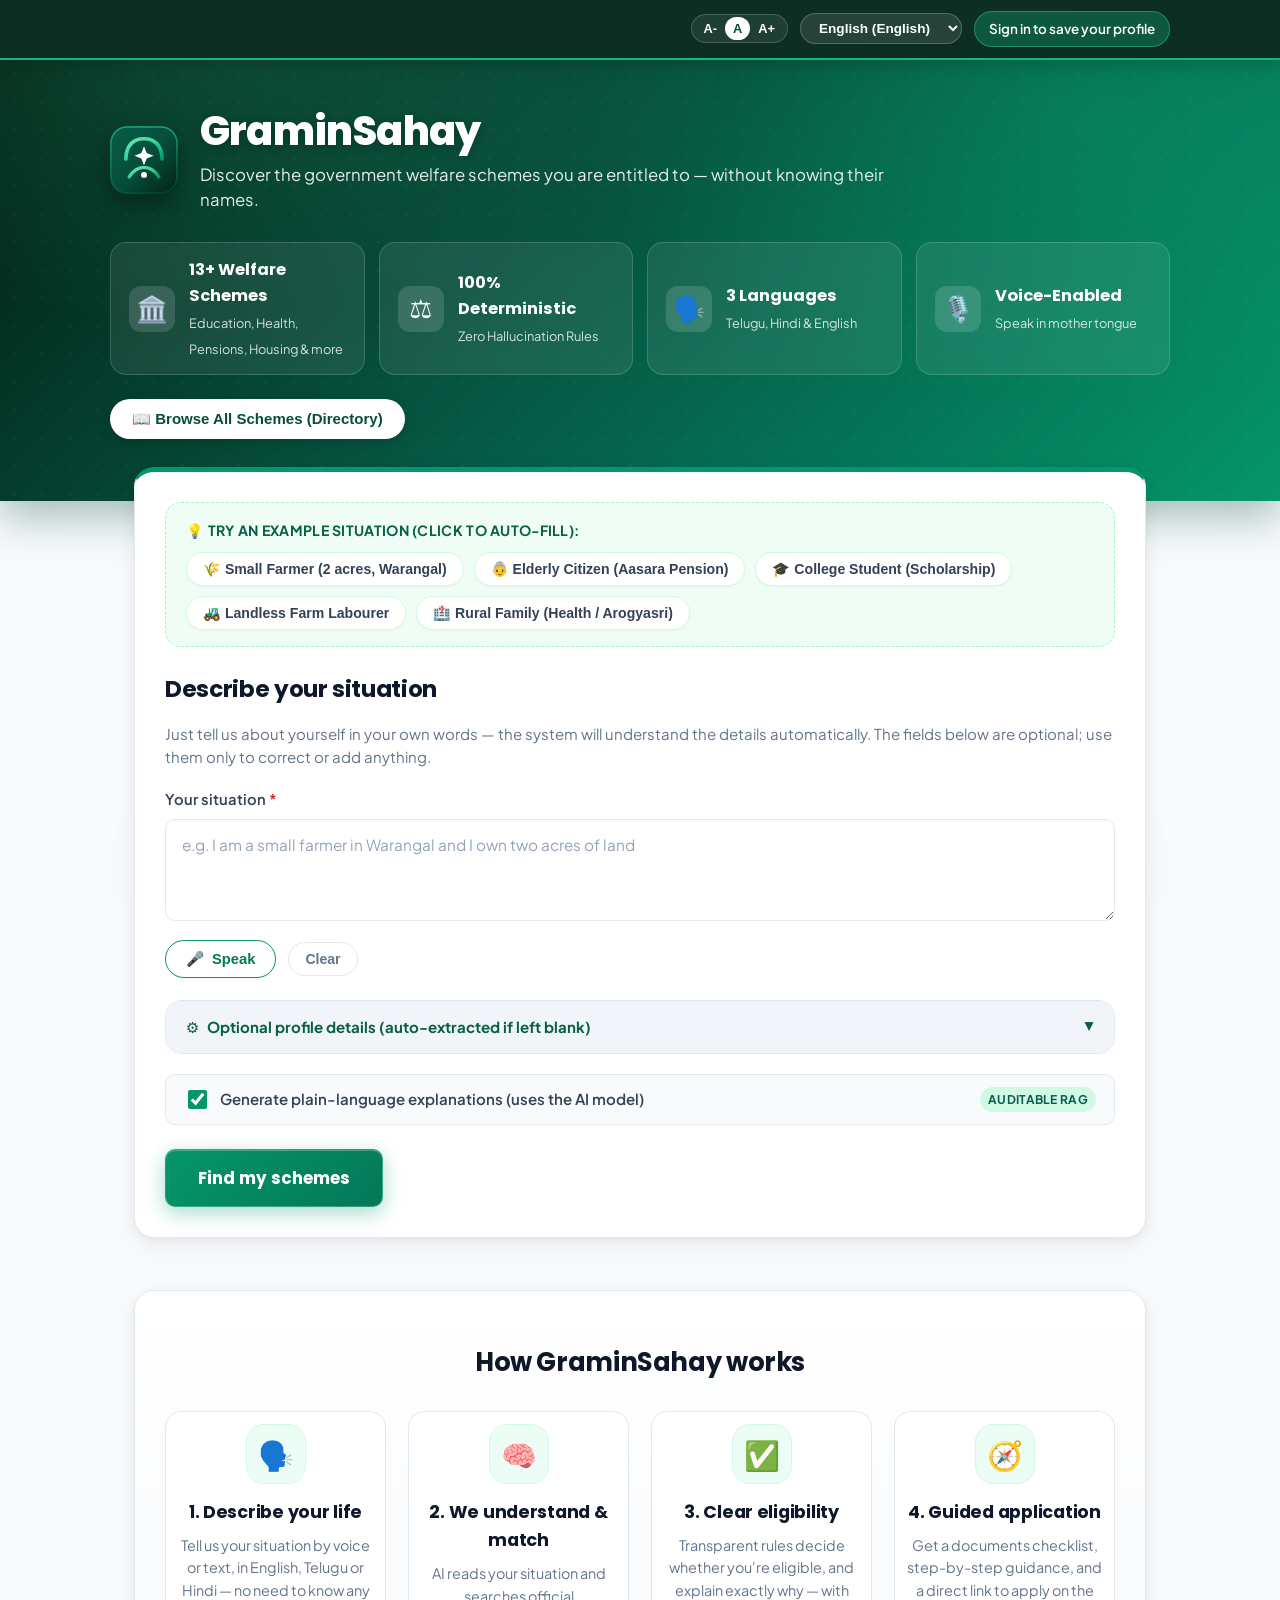
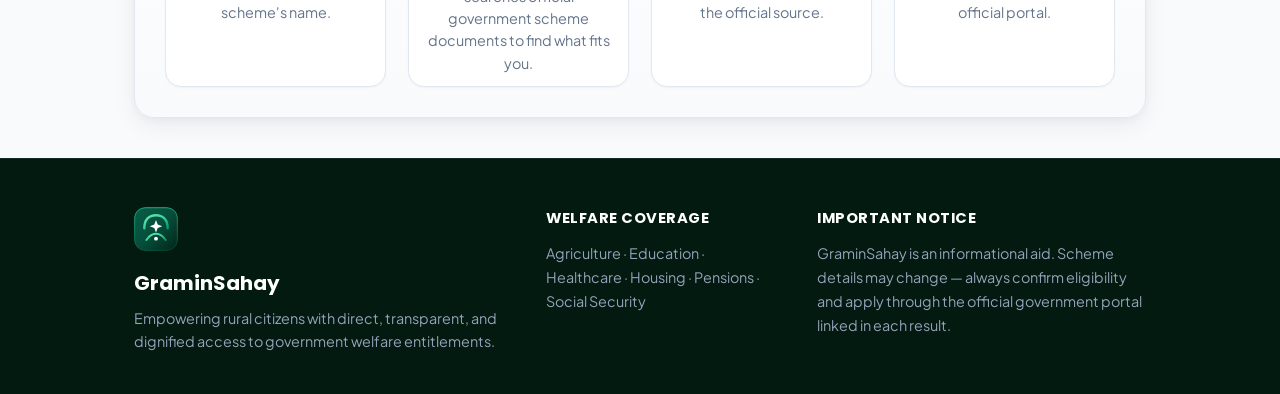
<file: app/static/app.html>
<!DOCTYPE html>
<html lang="en">
<head>
    <meta charset="UTF-8"/>
    <meta name="viewport" content="width=device-width, initial-scale=1.0"/>
    <title>GraminSahay — Rural Welfare &amp; Government Services Navigator</title>
    <link rel="icon" type="image/svg+xml" href="favicon.svg"/>
    <link rel="preconnect" href="https://fonts.googleapis.com"/>
    <link rel="preconnect" href="https://fonts.gstatic.com" crossorigin/>
    <link href="https://fonts.googleapis.com/css2?family=Plus+Jakarta+Sans:ital,wght@0,400..800;1,400..800&family=Poppins:wght@500;600;700;800&display=swap" rel="stylesheet"/>
    <link rel="stylesheet" href="styles.css"/>
</head>
<body>

<!-- Top Navigation & Accessibility Bar -->
<nav class="top-nav">
    <div class="top-nav-inner">
        <div class="nav-actions">
            <!-- Font-size scaler for accessibility -->
            <div class="a11y-controls" title="Adjust text size">
                <button type="button" class="a11y-btn" id="font-decrease" aria-label="Decrease text size">A-</button>
                <button type="button" class="a11y-btn active" id="font-normal" aria-label="Default text size">A</button>
                <button type="button" class="a11y-btn" id="font-increase" aria-label="Increase text size">A+</button>
            </div>

            <!-- Language selector in top bar -->
            <select id="language" class="header-lang-select" aria-label="Select Language">
                <option value="en">English (English)</option>
                <option value="te">తెలుగు (Telugu)</option>
                <option value="hi">हिन्दी (Hindi)</option>
            </select>

            <!-- User Auth Bar -->
            <div class="user-bar">
                <span id="user-name" class="user-pill" hidden></span>
                <a href="/login" id="signin-link" class="auth-nav-link" data-i18n="signin_save">Sign in</a>
                <button type="button" id="logout-btn" class="logout-btn" hidden data-i18n="logout">Log out</button>
            </div>
        </div>
    </div>
</nav>

<!-- Rich Hero Header -->
<header class="site-header">
    <div class="hero-inner">
        <div class="brand-row">
            <div class="logo-box">
                <img src="logo.svg" alt="GraminSahay logo" width="68" height="68"/>
            </div>
            <div class="brand-text">
                <h1>GraminSahay</h1>
                <p class="tagline" data-i18n="tagline">Discover the government welfare schemes you are entitled to — without knowing their names.</p>
            </div>
        </div>

        <!-- Trust & Tech Stats Bar -->
        <div class="hero-stats">
            <div class="stat-card">
                <div class="stat-icon">🏛️</div>
                <div class="stat-info">
                    <strong data-i18n="stat_schemes">15+ Schemes</strong>
                    <span data-i18n="stat_schemes_sub">Agriculture, Pension, Health &amp; more</span>
                </div>
            </div>
            <div class="stat-card">
                <div class="stat-icon">⚖️</div>
                <div class="stat-info">
                    <strong data-i18n="stat_rules">100% Deterministic</strong>
                    <span data-i18n="stat_rules_sub">Zero Hallucination Rules</span>
                </div>
            </div>
            <div class="stat-card">
                <div class="stat-icon">🗣️</div>
                <div class="stat-info">
                    <strong data-i18n="stat_languages">3 Languages</strong>
                    <span data-i18n="stat_languages_sub">Telugu, Hindi &amp; English</span>
                </div>
            </div>
            <div class="stat-card">
                <div class="stat-icon">🎙️</div>
                <div class="stat-info">
                    <strong data-i18n="stat_voice">Voice-Enabled</strong>
                    <span data-i18n="stat_voice_sub">Speak in mother tongue</span>
                </div>
            </div>
        </div>

        <!-- Quick Catalog Trigger -->
        <div class="hero-cta-row">
            <button type="button" id="open-catalog-btn" class="catalog-trigger-btn" data-i18n="explore_catalog_btn">
                📖 Browse All Schemes (Directory)
            </button>
        </div>
    </div>
</header>

<main class="container">
    <section class="card form-card">
        <!-- Interactive Persona Scenarios (One-Click Testing) -->
        <div class="examples-shelf">
            <div class="examples-title">
                <span data-i18n="quick_examples_title">💡 Try an example situation (click to auto-fill):</span>
            </div>
            <div class="chips-grid">
                <button type="button" class="persona-chip" data-persona="farmer">
                    <span data-i18n="ex_farmer">🌾 Small Farmer (2 acres, Warangal)</span>
                </button>
                <button type="button" class="persona-chip" data-persona="pension">
                    <span data-i18n="ex_pension">👵 Elderly Citizen (Aasara Pension)</span>
                </button>
                <button type="button" class="persona-chip" data-persona="student">
                    <span data-i18n="ex_student">🎓 College Student (Scholarship)</span>
                </button>
                <button type="button" class="persona-chip" data-persona="labourer">
                    <span data-i18n="ex_labourer">🚜 Landless Farm Labourer</span>
                </button>
                <button type="button" class="persona-chip" data-persona="health">
                    <span data-i18n="ex_health">🏥 Rural Family (Health / Arogyasri)</span>
                </button>
            </div>
        </div>

        <h2 data-i18n="describe_title">Describe your situation</h2>
        <p class="hint" data-i18n="describe_hint">Just tell us about yourself in your own words — the system will understand the details automatically. The fields below are optional; use them only to correct or add anything.</p>

        <form id="navigate-form">
            <label class="field">
                <span><span data-i18n="situation_label">Your situation</span> <em>*</em></span>
                <textarea id="situation" rows="3" required
                          data-i18n-ph="situation_ph"
                          placeholder="e.g. I am a small farmer in Warangal and I own two acres of land"></textarea>
                <div class="voice-row">
                    <button type="button" id="mic-btn" class="mic-btn" title="Speak your situation">
                        🎤 <span id="mic-label" data-i18n="speak">Speak</span>
                    </button>
                    <button type="button" id="clear-btn" class="clear-btn" data-i18n="clear_btn">Clear</button>
                    <span id="mic-status" class="mic-status"></span>
                </div>
            </label>

            <!-- Collapsible Optional Details Accordion -->
            <details class="details-accordion">
                <summary class="details-summary">
                    <span>⚙️ <strong data-i18n="details_toggle_title">Optional profile details (auto-extracted if left blank)</strong></span>
                </summary>
                <div class="details-inner">
                    <div class="grid">
                        <label class="field">
                            <span data-i18n="occupation">Occupation</span>
                            <select id="occupation">
                                <option value="" data-i18n="opt_not_sure">— not sure —</option>
                                <option value="farmer" data-i18n="opt_farmer">Farmer</option>
                                <option value="agricultural_labourer" data-i18n="opt_agri_lab">Agricultural labourer</option>
                                <option value="student" data-i18n="opt_student">Student</option>
                                <option value="labourer" data-i18n="opt_labourer">Labourer</option>
                                <option value="other" data-i18n="opt_other">Other</option>
                            </select>
                        </label>

                        <label class="field">
                            <span data-i18n="age">Age</span>
                            <input id="age" type="number" min="0" max="120" data-i18n-ph="age_ph" placeholder="e.g. 45"/>
                        </label>

                        <label class="field">
                            <span data-i18n="gender">Gender</span>
                            <select id="gender">
                                <option value="" data-i18n="opt_not_sure">— not sure —</option>
                                <option value="male" data-i18n="opt_male">Male</option>
                                <option value="female" data-i18n="opt_female">Female</option>
                                <option value="other" data-i18n="opt_other">Other</option>
                            </select>
                        </label>

                        <label class="field">
                            <span data-i18n="land">Land owned (acres)</span>
                            <input id="landHoldingAcres" type="number" step="0.1" min="0" data-i18n-ph="land_ph" placeholder="e.g. 2"/>
                        </label>

                        <label class="field">
                            <span data-i18n="income">Annual household income (₹)</span>
                            <input id="annualIncome" type="number" min="0" data-i18n-ph="income_ph" placeholder="e.g. 90000"/>
                        </label>

                        <label class="field">
                            <span data-i18n="district">District</span>
                            <input id="district" type="text" data-i18n-ph="district_ph" placeholder="e.g. Warangal"/>
                        </label>

                        <label class="field">
                            <span data-i18n="category">Social category</span>
                            <select id="category">
                                <option value="" data-i18n="opt_not_sure">— not sure —</option>
                                <option value="general" data-i18n="opt_general">General</option>
                                <option value="obc" data-i18n="opt_obc">OBC / BC</option>
                                <option value="sc" data-i18n="opt_sc">SC</option>
                                <option value="st" data-i18n="opt_st">ST</option>
                                <option value="minority" data-i18n="opt_minority">Minority</option>
                            </select>
                        </label>

                        <label class="field">
                            <span data-i18n="bpl">Below Poverty Line (white ration card)?</span>
                            <select id="isBpl">
                                <option value="" data-i18n="opt_not_sure">— not sure —</option>
                                <option value="true" data-i18n="opt_yes">Yes</option>
                                <option value="false" data-i18n="opt_no">No</option>
                            </select>
                        </label>
                    </div>
                </div>
            </details>

            <div class="checkbox-row">
                <label class="checkbox">
                    <input id="withExplanations" type="checkbox" checked/>
                    <span data-i18n="explanations">Generate plain-language explanations (uses the AI model)</span>
                </label>
                <span class="ai-badge">Auditable RAG</span>
            </div>

            <button type="submit" id="submit-btn" data-i18n="find_btn">
                🔍 Find my schemes
            </button>
        </form>
    </section>

    <!-- Status Message Banner -->
    <section id="status" class="status" hidden></section>

    <!-- Extracted Profile Notice -->
    <section id="understood" class="card understood-card" hidden>
        <h2 data-i18n="understood_title">📝 Here's what we understood</h2>
        <p class="hint" data-i18n="understood_hint">We read this from your description. If anything is wrong or missing, fill in the fields above and search again.</p>
        <ul id="understood-list"></ul>
    </section>

    <!-- Scheme Conflicts Warning -->
    <section id="conflicts" class="card conflict-card" hidden>
        <h2 data-i18n="conflicts_title">⚠️ Important: schemes you cannot combine</h2>
        <ul id="conflicts-list"></ul>
    </section>

    <!-- Results Control & Filtering Bar -->
    <div id="results-actions" class="results-control-bar" hidden>
        <div class="filter-tabs" id="filter-tabs">
            <button type="button" class="filter-tab active" data-filter="ALL" data-i18n="filter_all">All Results</button>
            <button type="button" class="filter-tab" data-filter="ELIGIBLE" data-i18n="filter_eligible">Eligible</button>
            <button type="button" class="filter-tab" data-filter="POSSIBLY_ELIGIBLE" data-i18n="filter_possibly">Possibly Eligible</button>
            <button type="button" class="filter-tab" data-filter="MISSING_INFORMATION" data-i18n="filter_missing">More Info Needed</button>
        </div>
        <button type="button" id="download-btn" class="download-btn" data-i18n="download_btn">
            📥 Download / print my results
        </button>
    </div>

    <!-- Scheme Results List -->
    <section id="results" class="results"></section>

    <!-- How It Works Section -->
    <section class="card about-card" id="about">
        <h2 data-i18n="about_title">How GraminSahay works</h2>
        <div class="about-grid">
            <div class="about-step">
                <span class="about-ico">🗣️</span>
                <h4 data-i18n="about1_h">1. Describe your life</h4>
                <p data-i18n="about1_p">Tell us your situation by voice or text, in English, Telugu or Hindi — no need to know any scheme's name.</p>
            </div>
            <div class="about-step">
                <span class="about-ico">🧠</span>
                <h4 data-i18n="about2_h">2. We understand &amp; match</h4>
                <p data-i18n="about2_p">AI reads your situation and searches official government scheme documents to find what fits you.</p>
            </div>
            <div class="about-step">
                <span class="about-ico">✅</span>
                <h4 data-i18n="about3_h">3. Clear eligibility</h4>
                <p data-i18n="about3_p">Transparent rules decide whether you're eligible, and explain exactly why — with the official source.</p>
            </div>
            <div class="about-step">
                <span class="about-ico">🧭</span>
                <h4 data-i18n="about4_h">4. Guided application</h4>
                <p data-i18n="about4_p">Get a documents checklist, step-by-step guidance, and a direct link to apply on the official portal.</p>
            </div>
        </div>
    </section>
</main>

<!-- Footer -->
<footer class="site-footer">
    <div class="footer-inner">
        <div class="footer-brand">
            <img src="logo.svg" alt="GraminSahay" width="44" height="44" style="border-radius: 12px;"/>
            <strong>GraminSahay</strong>
            <p>Empowering rural citizens with direct, transparent, and dignified access to government welfare entitlements.</p>
        </div>
        <div class="footer-col">
            <h5>Welfare Coverage</h5>
            <p>Agriculture · Education · Healthcare · Housing · Pensions · Social Security</p>
        </div>
        <div class="footer-col">
            <h5>Important Notice</h5>
            <p class="footer-disclaimer">GraminSahay is an informational aid. Scheme details may change — always confirm eligibility and apply through the official government portal linked in each result.</p>
        </div>
    </div>
</footer>

<!-- Template for a single scheme result card -->
<template id="scheme-template">
    <article class="scheme-card">
        <div class="scheme-head">
            <div class="scheme-title-col">
                <h3 class="scheme-name"></h3>
                <div class="scheme-meta-row">
                    <span class="scheme-category"></span>
                </div>
            </div>
            <span class="badge"></span>
        </div>

        <!-- Highlight Benefit Callout Banner -->
        <div class="benefit-callout" hidden>
            <span class="b-icon">💰</span>
            <span class="b-text"></span>
        </div>

        <!-- Grounded Explanation -->
        <div class="explanation-row">
            <p class="scheme-explanation"></p>
            <button type="button" class="speak-btn" title="Read aloud" hidden>
                <span class="sound-bars">
                    <span class="sound-bar"></span>
                    <span class="sound-bar"></span>
                    <span class="sound-bar"></span>
                </span>
                <span>🔊 Listen</span>
            </button>
        </div>

        <div class="card-actions">
            <button type="button" class="apply-btn" data-i18n="apply_btn">🧭 How to apply</button>
            <details class="scheme-details">
                <summary data-i18n="details_summary">Eligibility details</summary>
                <div class="detail-block satisfied"><h4 data-i18n="conditions_meet">✅ Conditions you meet</h4><ul></ul></div>
                <div class="detail-block unmet"><h4 data-i18n="conditions_unmet">❌ Conditions not met</h4><ul></ul></div>
                <div class="detail-block missing"><h4 data-i18n="info_needed">❓ Information still needed</h4><ul></ul></div>
            </details>
        </div>
    </article>
</template>

<!-- Application guidance modal -->
<div id="apply-modal" class="modal-overlay" hidden>
    <div class="modal" role="dialog" aria-modal="true" aria-labelledby="apply-title">
        <button type="button" id="apply-close" class="modal-close" aria-label="Close">✕</button>
        <h2 id="apply-title" class="apply-title"></h2>
        <p class="apply-sub" data-i18n="apply_sub">Follow these steps to apply. Tick off documents as you gather them.</p>

        <!-- Progress meter bar -->
        <div class="progress-meter">
            <div id="apply-meter-bar" class="progress-meter-bar"></div>
        </div>

        <div class="apply-section">
            <h3 data-i18n="apply_docs_h">📄 Documents you'll need</h3>
            <ul id="apply-docs" class="doc-checklist"></ul>
            <p id="apply-docs-progress" class="doc-progress"></p>
        </div>

        <div class="apply-section">
            <h3 data-i18n="apply_steps_h">🧭 Steps to apply</h3>
            <ol id="apply-steps" class="apply-steps"></ol>
        </div>

        <div class="apply-cta">
            <a id="apply-portal" class="portal-btn" target="_blank" rel="noopener" data-i18n="apply_portal">
                Apply on the official portal ↗
            </a>
            <p class="apply-disclaimer" data-i18n="apply_disclaimer">Always confirm the latest details on the official government portal before applying.</p>
        </div>
    </div>
</div>

<!-- All Schemes Catalog Directory Modal -->
<div id="catalog-modal" class="modal-overlay" hidden>
    <div class="modal catalog-modal" role="dialog" aria-modal="true" aria-labelledby="catalog-title">
        <button type="button" id="catalog-close" class="modal-close" aria-label="Close">✕</button>
        <h2 id="catalog-title" class="apply-title" data-i18n="catalog_title">Telangana Government Welfare Schemes Directory</h2>
        <p class="apply-sub" data-i18n="catalog_sub">Browse all officially catalogued schemes, benefit amounts, and eligibility requirements.</p>

        <div class="catalog-search-box">
            <input type="text" id="catalog-search" data-i18n-ph="catalog_search_ph" placeholder="Search schemes by name, benefits, or category…"/>
        </div>

        <div id="catalog-grid" class="catalog-grid">
            <!-- Populated dynamically by app.js -->
        </div>
    </div>
</div>

<script src="i18n.js"></script>
<script src="app.js"></script>
</body>
</html>
</file>
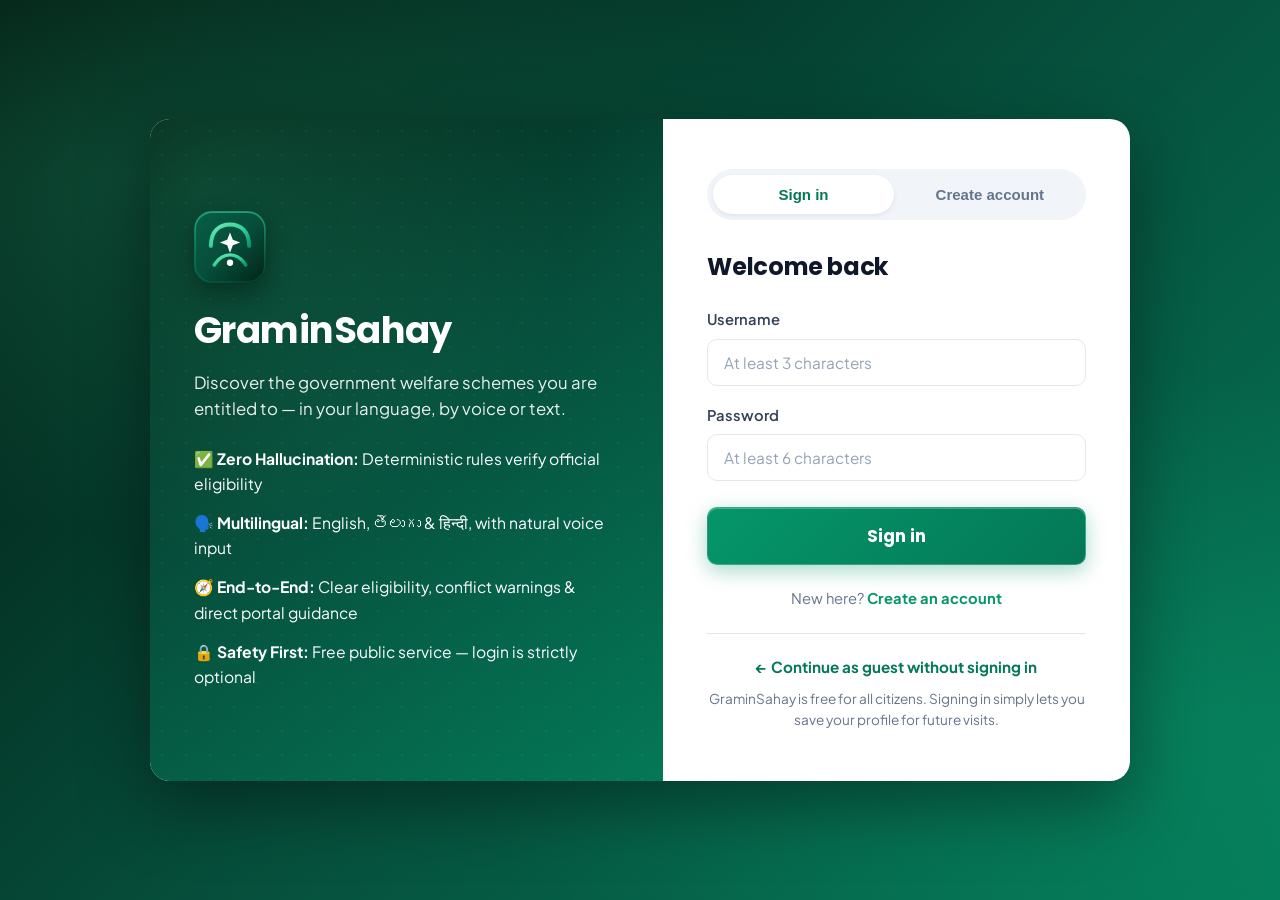
<file: app/static/login.html>
<!DOCTYPE html>
<html lang="en">
<head>
    <meta charset="UTF-8"/>
    <meta name="viewport" content="width=device-width, initial-scale=1.0"/>
    <title>GraminSahay — Sign in / Register</title>
    <link rel="icon" type="image/svg+xml" href="favicon.svg"/>
    <link rel="preconnect" href="https://fonts.googleapis.com"/>
    <link rel="preconnect" href="https://fonts.gstatic.com" crossorigin/>
    <link href="https://fonts.googleapis.com/css2?family=Plus+Jakarta+Sans:ital,wght@0,400..800;1,400..800&family=Poppins:wght@500;600;700;800&display=swap" rel="stylesheet"/>
    <link rel="stylesheet" href="styles.css"/>
</head>
<body class="auth-body">
<div class="auth-shell">
    <div class="auth-brand">
        <span class="auth-logo"><img src="logo.svg" alt="GraminSahay logo" width="72" height="72"/></span>
        <h1>GraminSahay</h1>
        <p>Discover the government welfare schemes you are entitled to — in your language, by voice or text.</p>
        <ul class="auth-points">
            <li>✅ <strong>Zero Hallucination:</strong> Deterministic rules verify official eligibility</li>
            <li>🗣️ <strong>Multilingual:</strong> English, తెలుగు &amp; हिन्दी, with natural voice input</li>
            <li>🧭 <strong>End-to-End:</strong> Clear eligibility, conflict warnings &amp; direct portal guidance</li>
            <li>🔒 <strong>Safety First:</strong> Free public service — login is strictly optional</li>
        </ul>
    </div>

    <div class="auth-card">
        <div class="auth-tabs">
            <button type="button" id="tab-login" class="auth-tab active">Sign in</button>
            <button type="button" id="tab-register" class="auth-tab">Create account</button>
        </div>

        <form id="auth-form" novalidate>
            <h2 id="auth-title">Welcome back</h2>

            <label class="field">
                <span>Username</span>
                <input id="username" type="text" autocomplete="username" minlength="3" placeholder="At least 3 characters"/>
            </label>

            <label class="field">
                <span>Password</span>
                <input id="password" type="password" autocomplete="current-password" minlength="6" placeholder="At least 6 characters"/>
            </label>

            <p id="auth-error" class="auth-error" hidden></p>

            <button type="submit" id="auth-submit">Sign in</button>
        </form>

        <p class="auth-switch">
            <span id="switch-text">New here?</span>
            <a href="#" id="switch-link">Create an account</a>
        </p>

        <div class="auth-skip">
            <a href="/">← Continue as guest without signing in</a>
            <p class="auth-skip-note">GraminSahay is free for all citizens. Signing in simply lets you save your profile for future visits.</p>
        </div>
    </div>
</div>

<script src="auth.js"></script>
</body>
</html>
</file>
<file: src/main/resources/static/styles.css>
:root {
    --green: #2e7d32;
    --green-dark: #1b5e20;
    --amber: #f59e0b;
    --red: #dc2626;
    --slate: #334155;
    --muted: #64748b;
    --bg: #f1f5f9;
    --card: #ffffff;
    --border: #e2e8f0;
    --radius: 14px;
    --shadow: 0 1px 3px rgba(0, 0, 0, .08), 0 8px 24px rgba(0, 0, 0, .05);
}

* { box-sizing: border-box; }

body {
    margin: 0;
    font-family: system-ui, -apple-system, "Segoe UI", Roboto, sans-serif;
    color: var(--slate);
    background: var(--bg);
    line-height: 1.5;
}

/* Header */
.site-header {
    background: linear-gradient(135deg, var(--green-dark), var(--green));
    color: #fff;
    padding: 28px 20px;
}
.brand { display: flex; gap: 16px; align-items: center; max-width: 960px; margin: 0 auto; }
.logo { font-size: 44px; }
.site-header h1 { margin: 0; font-size: 28px; letter-spacing: .5px; }
.tagline { margin: 4px 0 0; opacity: .92; font-size: 15px; }

/* Layout */
.container { max-width: 960px; margin: 24px auto; padding: 0 20px; display: grid; gap: 20px; }

.card {
    background: var(--card);
    border: 1px solid var(--border);
    border-radius: var(--radius);
    box-shadow: var(--shadow);
    padding: 24px;
}
.card h2 { margin-top: 0; }
.hint { color: var(--muted); font-size: 14px; margin-top: -6px; }

/* Form */
.field { display: flex; flex-direction: column; gap: 6px; font-size: 14px; font-weight: 600; }
.field em { color: var(--red); font-style: normal; }
.field textarea, .field input, .field select {
    font: inherit;
    font-weight: 400;
    padding: 10px 12px;
    border: 1px solid var(--border);
    border-radius: 10px;
    background: #fff;
}
.field textarea { resize: vertical; }
.field :focus { outline: 2px solid var(--green); outline-offset: 1px; }

.grid { display: grid; grid-template-columns: repeat(auto-fit, minmax(200px, 1fr)); gap: 14px; margin: 16px 0; }

.checkbox { display: flex; align-items: center; gap: 8px; font-size: 14px; margin-bottom: 16px; }

button {
    font: inherit; font-weight: 700;
    background: var(--green); color: #fff;
    border: none; border-radius: 10px;
    padding: 12px 22px; cursor: pointer;
    transition: background .15s;
}
button:hover { background: var(--green-dark); }
button:disabled { background: var(--muted); cursor: not-allowed; }

/* Status banner */
.status { padding: 14px 18px; border-radius: var(--radius); font-weight: 600; }
.status.loading { background: #e0f2fe; color: #075985; }
.status.error { background: #fee2e2; color: #991b1b; }
.status.empty { background: #fef9c3; color: #854d0e; }

/* Conflicts */
.conflict-card { border-left: 5px solid var(--amber); }
.conflict-card ul { margin: 0; padding-left: 20px; }
.conflict-card li { margin: 6px 0; }

/* Results */
.results { display: grid; gap: 16px; }
.scheme-head { display: flex; justify-content: space-between; align-items: center; gap: 12px; }
.scheme-name { margin: 0; font-size: 19px; }
.scheme-category { margin: 2px 0 10px; color: var(--muted); font-size: 13px; text-transform: capitalize; }
.scheme-explanation { margin: 0 0 10px; white-space: pre-wrap; }

/* Status badges */
.badge { font-size: 12px; font-weight: 800; padding: 5px 12px; border-radius: 999px; white-space: nowrap; }
.badge.ELIGIBLE { background: #dcfce7; color: var(--green-dark); }
.badge.POSSIBLY_ELIGIBLE { background: #fef9c3; color: #854d0e; }
.badge.MISSING_INFORMATION { background: #e0e7ff; color: #3730a3; }
.badge.NOT_ELIGIBLE { background: #fee2e2; color: #991b1b; }

/* Details */
.scheme-details { margin-top: 8px; }
.scheme-details summary { cursor: pointer; font-weight: 600; color: var(--green-dark); }
.detail-block { margin: 12px 0; }
.detail-block h4 { margin: 0 0 4px; font-size: 14px; }
.detail-block ul, .detail-block ol { margin: 0; padding-left: 20px; font-size: 14px; }
.detail-block:empty, .detail-block.hidden { display: none; }
.official-link { display: inline-block; margin-top: 8px; color: var(--green); font-weight: 700; text-decoration: none; }
.official-link:hover { text-decoration: underline; }

/* Footer */
.site-footer { text-align: center; color: var(--muted); font-size: 13px; padding: 28px 20px; }
</file>
<file: app/static/styles.css>
/* =========================================================================
   GraminSahay — Modern Emerald & Mint Green Civic Tech Design System (v5.0)
   Universal citizen welfare: Education, Healthcare, Pensions, Housing & Livelihood.
   Palette: Forest Emerald, Radiant Mint, and Crisp Slate
   ========================================================================= */

@import url('https://fonts.googleapis.com/css2?family=Plus+Jakarta+Sans:ital,wght@0,300..800;1,300..800&family=Poppins:wght@500;600;700;800&display=swap');

:root {
    --base-font-size: 16px;

    /* Primary Palette: Modern Emerald & Forest Canopy */
    --primary-950: #021a10;
    --primary-900: #064e3b;
    --primary-850: #053b2d;
    --primary-800: #065f46;
    --primary-700: #047857;
    --primary-600: #059669;
    --primary-500: #10b981;
    --primary-400: #34d399;
    --primary-200: #a7f3d0;
    --primary-100: #d1fae5;
    --primary-50: #ecfdf5;

    /* Accent Mint: Fresh & Highly Legible */
    --accent-mint-700: #047857;
    --accent-mint-600: #059669;
    --accent-mint-500: #10b981;
    --accent-mint-400: #34d399;
    --accent-mint-100: #d1fae5;
    --accent-mint-50: #f0fdf4;

    /* Warm Amber Accent: Alerts & Important Notices */
    --amber-700: #b45309;
    --amber-600: #d97706;
    --amber-500: #f59e0b;
    --amber-100: #fef3c7;
    --amber-50: #fffbeb;

    /* Multi-Category Welfare Accents (Education, Health, Pension, Housing, Agri) */
    --cat-edu: #2563eb;
    --cat-edu-bg: #eff6ff;
    --cat-health: #0d9488;
    --cat-health-bg: #f0fdfa;
    --cat-pension: #7c3aed;
    --cat-pension-bg: #f5f3ff;
    --cat-housing: #d97706;
    --cat-housing-bg: #fffbeb;
    --cat-agri: #16a34a;
    --cat-agri-bg: #f0fdf4;

    /* Status Colors */
    --status-eligible: #059669;
    --status-eligible-bg: #dcfce7;
    --status-possibly: #d97706;
    --status-possibly-bg: #fef3c7;
    --status-missing: #2563eb;
    --status-missing-bg: #dbeafe;
    --status-not: #64748b;
    --status-not-bg: #f1f5f9;

    /* Neutrals & Clean Canvas */
    --ink-950: #020617;
    --ink-900: #0f172a;
    --slate-800: #1e293b;
    --slate-700: #334155;
    --slate-600: #475569;
    --muted: #64748b;
    --muted-light: #94a3b8;
    --bg-page: #f8fafc;
    --card: #ffffff;
    --card-hover: #ffffff;
    --border: #e2e8f0;
    --border-subtle: #f1f5f9;

    /* Radii & Shadows */
    --radius-xl: 20px;
    --radius-lg: 16px;
    --radius-md: 10px;
    --radius-sm: 8px;
    --radius-pill: 9999px;

    --shadow-xs: 0 1px 2px rgba(15, 23, 42, 0.04);
    --shadow-sm: 0 2px 6px rgba(15, 23, 42, 0.05), 0 1px 3px rgba(15, 23, 42, 0.03);
    --shadow-md: 0 8px 24px rgba(15, 23, 42, 0.06), 0 2px 8px rgba(15, 23, 42, 0.04);
    --shadow-lg: 0 18px 45px rgba(15, 23, 42, 0.08), 0 6px 16px rgba(15, 23, 42, 0.03);
    --shadow-xl: 0 25px 65px rgba(6, 78, 59, 0.16), 0 10px 24px rgba(15, 23, 42, 0.06);

    --font: "Plus Jakarta Sans", system-ui, -apple-system, sans-serif;
    --font-head: "Poppins", var(--font);
}

/* Accessibility font scaler */
html {
    font-size: var(--base-font-size);
    scroll-behavior: smooth;
}
html.font-large { --base-font-size: 18px; }
html.font-xlarge { --base-font-size: 20px; }

* { box-sizing: border-box; }

[hidden] { display: none !important; }

body {
    margin: 0;
    font-family: var(--font);
    color: var(--slate-700);
    background-color: var(--bg-page);
    background-image:
        radial-gradient(1200px 600px at 100% -10%, rgba(16, 185, 129, 0.10), transparent 70%),
        radial-gradient(1000px 500px at -10% 20%, rgba(5, 150, 105, 0.08), transparent 65%),
        radial-gradient(800px 450px at 50% 100%, rgba(4, 120, 87, 0.05), transparent 70%);
    background-attachment: fixed;
    min-height: 100vh;
    line-height: 1.6;
    -webkit-font-smoothing: antialiased;
}

h1, h2, h3, h4, h5 {
    font-family: var(--font-head);
    color: var(--ink-900);
    font-weight: 700;
    letter-spacing: -0.015em;
}

/* =========================================================================
   Top Bar / Government Badge & Nav
   ========================================================================= */
.top-nav {
    background: rgba(4, 38, 25, 0.96);
    backdrop-filter: blur(14px);
    border-bottom: 2px solid var(--primary-500);
    color: #fff;
    padding: 11px 24px;
    position: sticky;
    top: 0;
    z-index: 40;
    box-shadow: 0 4px 16px rgba(0, 0, 0, 0.18);
}
.top-nav-inner {
    max-width: 1060px;
    margin: 0 auto;
    display: flex;
    justify-content: flex-end;
    align-items: center;
    flex-wrap: wrap;
    gap: 12px;
}
.nav-actions {
    display: flex;
    align-items: center;
    gap: 12px;
}

/* Accessibility Font Scaler */
.a11y-controls {
    display: inline-flex;
    align-items: center;
    background: rgba(255, 255, 255, 0.08);
    border: 1px solid rgba(255, 255, 255, 0.18);
    border-radius: var(--radius-pill);
    padding: 2px 4px;
}
.a11y-btn {
    background: transparent;
    color: #fff;
    border: none;
    font-size: 0.8rem;
    font-weight: 700;
    padding: 4px 8px;
    border-radius: var(--radius-pill);
    cursor: pointer;
    box-shadow: none;
    transition: all 0.15s ease;
}
.a11y-btn:hover { background: rgba(255, 255, 255, 0.18); filter: none; transform: none; }
.a11y-btn.active { background: #fff; color: var(--primary-900); }

/* Language Selector */
.header-lang-select {
    background: rgba(255, 255, 255, 0.10);
    color: #fff;
    border: 1px solid rgba(255, 255, 255, 0.22);
    border-radius: var(--radius-pill);
    padding: 6px 14px;
    font-size: 0.85rem;
    font-weight: 600;
    cursor: pointer;
    outline: none;
    transition: background 0.15s;
}
.header-lang-select option { background: var(--primary-900); color: #fff; }

/* User Bar */
.user-bar {
    display: flex;
    align-items: center;
    gap: 10px;
}
.user-pill {
    display: inline-flex;
    align-items: center;
    gap: 6px;
    background: rgba(255, 255, 255, 0.12);
    padding: 5px 12px;
    border-radius: var(--radius-pill);
    font-size: 0.85rem;
    font-weight: 600;
    color: #fff;
}
.auth-nav-link {
    display: inline-flex;
    align-items: center;
    gap: 6px;
    color: #fff;
    text-decoration: none;
    font-size: 0.84rem;
    font-weight: 600;
    background: rgba(16, 185, 129, 0.3);
    border: 1px solid rgba(52, 211, 153, 0.45);
    padding: 6px 14px;
    border-radius: var(--radius-pill);
    transition: all 0.18s ease;
}
.auth-nav-link:hover {
    background: var(--primary-500);
    color: #fff;
    border-color: var(--primary-500);
    transform: translateY(-1px);
}
.logout-btn {
    background: rgba(255, 255, 255, 0.12);
    color: #fff;
    border: 1px solid rgba(255, 255, 255, 0.22);
    padding: 5px 12px;
    border-radius: var(--radius-pill);
    font-size: 0.82rem;
    cursor: pointer;
    box-shadow: none;
}
.logout-btn:hover { background: rgba(255, 255, 255, 0.22); filter: none; transform: none; }

/* =========================================================================
   Hero Section
   ========================================================================= */
.site-header {
    position: relative;
    overflow: hidden;
    background:
        radial-gradient(ellipse 950px 520px at 15% -12%, rgba(52, 211, 153, 0.20), transparent 60%),
        radial-gradient(ellipse 850px 480px at 85% 12%, rgba(16, 185, 129, 0.22), transparent 60%),
        linear-gradient(135deg, #021e12 0%, #064e3b 40%, #047857 75%, #059669 100%);
    color: #fff;
    padding: 48px 24px 62px;
    box-shadow: 0 16px 40px rgba(6, 78, 59, 0.35);
}
/* Subtle geometric matrix overlay */
.site-header::after {
    content: "";
    position: absolute;
    inset: 0;
    background-image: radial-gradient(rgba(255, 255, 255, 0.14) 1.2px, transparent 1.6px);
    background-size: 28px 28px;
    opacity: 0.35;
    pointer-events: none;
}

.hero-inner {
    position: relative;
    z-index: 2;
    max-width: 1060px;
    margin: 0 auto;
}
.brand-row {
    display: flex;
    align-items: center;
    gap: 22px;
    margin-bottom: 24px;
}
.logo-box {
    background: transparent;
    border: none;
    width: 68px;
    height: 68px;
    border-radius: 18px;
    display: flex;
    align-items: center;
    justify-content: center;
    box-shadow: 0 10px 25px rgba(0, 0, 0, 0.35);
    flex-shrink: 0;
    transition: transform 0.2s;
}
.logo-box:hover { transform: scale(1.04); }
.logo-box img {
    width: 100%;
    height: 100%;
    display: block;
    border-radius: 16px;
}

.brand-text h1 {
    margin: 0;
    font-size: 2.5rem;
    font-weight: 800;
    letter-spacing: -0.02em;
    color: #fff;
    line-height: 1.15;
    text-shadow: 0 2px 10px rgba(0, 0, 0, 0.25);
}
.brand-text .tagline {
    margin: 8px 0 0;
    font-size: 1.05rem;
    color: rgba(255, 255, 255, 0.90);
    max-width: 740px;
    line-height: 1.5;
    font-weight: 400;
}

/* Trust / Feature Stats Bar in Hero */
.hero-stats {
    display: grid;
    grid-template-columns: repeat(auto-fit, minmax(200px, 1fr));
    gap: 14px;
    margin-top: 30px;
}
.stat-card {
    background: rgba(255, 255, 255, 0.08);
    border: 1px solid rgba(255, 255, 255, 0.16);
    backdrop-filter: blur(6px);
    padding: 14px 18px;
    border-radius: var(--radius-lg);
    display: flex;
    align-items: center;
    gap: 14px;
    transition: transform 0.2s, background 0.2s;
}
.stat-card:hover {
    background: rgba(255, 255, 255, 0.14);
    transform: translateY(-2px);
}
.stat-icon {
    font-size: 1.6rem;
    background: rgba(255, 255, 255, 0.14);
    width: 46px;
    height: 46px;
    border-radius: 12px;
    display: flex;
    align-items: center;
    justify-content: center;
    flex-shrink: 0;
}
.stat-info strong {
    display: block;
    font-size: 1.02rem;
    color: #fff;
    font-family: var(--font-head);
}
.stat-info span {
    font-size: 0.8rem;
    color: rgba(255, 255, 255, 0.82);
}

/* Quick Hero CTA to Browse Schemes Catalog */
.hero-cta-row {
    margin-top: 24px;
    display: flex;
    align-items: center;
    gap: 14px;
    flex-wrap: wrap;
}
.catalog-trigger-btn {
    display: inline-flex;
    align-items: center;
    gap: 8px;
    background: #fff;
    color: var(--primary-900);
    border: none;
    border-radius: var(--radius-pill);
    padding: 11px 22px;
    font-size: 0.94rem;
    font-weight: 700;
    cursor: pointer;
    box-shadow: 0 4px 14px rgba(0, 0, 0, 0.15);
    transition: all 0.2s ease;
}
.catalog-trigger-btn:hover {
    background: var(--primary-50);
    color: var(--primary-700);
    transform: translateY(-2px);
    box-shadow: 0 8px 20px rgba(0, 0, 0, 0.2);
}

/* =========================================================================
   Container & Card Base
   ========================================================================= */
.container {
    max-width: 1060px;
    margin: -34px auto 40px;
    padding: 0 24px;
    display: grid;
    gap: 26px;
    position: relative;
    z-index: 10;
}

.card {
    background: var(--card);
    border: 1px solid var(--border);
    border-radius: var(--radius-xl);
    box-shadow: var(--shadow-md);
    padding: 30px;
    position: relative;
    transition: box-shadow 0.2s ease;
}
.card:hover { box-shadow: var(--shadow-lg); }

/* =========================================================================
   Interactive Persona Example Chips (Universal across all schemes)
   ========================================================================= */
.examples-shelf {
    margin-bottom: 24px;
    background: var(--accent-mint-50);
    border: 1.5px dashed var(--primary-200);
    padding: 16px 20px;
    border-radius: var(--radius-lg);
}
.examples-title {
    font-size: 0.88rem;
    font-weight: 700;
    color: var(--primary-800);
    margin: 0 0 10px;
    display: flex;
    align-items: center;
    gap: 6px;
    text-transform: uppercase;
    letter-spacing: 0.3px;
}
.chips-grid {
    display: flex;
    flex-wrap: wrap;
    gap: 10px;
}
.persona-chip {
    background: #fff;
    color: var(--slate-700);
    border: 1px solid var(--primary-100);
    border-radius: var(--radius-pill);
    padding: 8px 16px;
    font-size: 0.88rem;
    font-weight: 600;
    cursor: pointer;
    box-shadow: var(--shadow-xs);
    display: inline-flex;
    align-items: center;
    gap: 8px;
    transition: all 0.16s ease;
}
.persona-chip:hover {
    background: var(--primary-600);
    color: #fff;
    border-color: var(--primary-600);
    transform: translateY(-2px);
    box-shadow: 0 4px 12px rgba(5, 150, 105, 0.25);
}

/* =========================================================================
   Form Styling
   ========================================================================= */
.form-card {
    border-top: 5px solid var(--primary-600);
}
.form-card h2 {
    margin-top: 0;
    font-size: 1.45rem;
    color: var(--ink-900);
    display: flex;
    align-items: center;
    gap: 10px;
}
.hint {
    color: var(--muted);
    font-size: 0.94rem;
    margin: -4px 0 20px;
    line-height: 1.5;
}

.field {
    display: flex;
    flex-direction: column;
    gap: 7px;
    font-size: 0.92rem;
    font-weight: 600;
    color: var(--slate-700);
}
.field em { color: #dc2626; font-style: normal; }

.field textarea,
.field input,
.field select {
    font-family: inherit;
    font-size: 0.96rem;
    padding: 13px 16px;
    border: 1.5px solid var(--border);
    border-radius: var(--radius-md);
    background: #fff;
    color: var(--ink-900);
    transition: all 0.18s ease;
}
.field textarea {
    resize: vertical;
    min-height: 95px;
    line-height: 1.6;
}
.field textarea:focus,
.field input:focus,
.field select:focus {
    outline: none;
    border-color: var(--primary-500);
    box-shadow: 0 0 0 3.5px rgba(16, 185, 129, 0.18);
}
.field textarea::placeholder,
.field input::placeholder {
    color: var(--muted-light);
}

/* Voice Row & Active Mic Pulse */
.voice-row {
    display: flex;
    align-items: center;
    gap: 12px;
    margin-top: 12px;
    flex-wrap: wrap;
}
.mic-btn {
    background: #fff;
    color: var(--primary-700);
    border: 1.8px solid var(--primary-600);
    border-radius: var(--radius-pill);
    padding: 9px 20px;
    font-size: 0.92rem;
    font-weight: 700;
    cursor: pointer;
    display: inline-flex;
    align-items: center;
    gap: 8px;
    box-shadow: var(--shadow-xs);
    transition: all 0.16s ease;
}
.mic-btn:hover {
    background: var(--primary-50);
    transform: translateY(-1px);
    box-shadow: 0 4px 10px rgba(5, 150, 105, 0.18);
}
.mic-btn.recording {
    background: #dc2626 !important;
    color: #fff !important;
    border-color: #dc2626 !important;
    animation: micRipple 1.2s infinite ease-out;
}
@keyframes micRipple {
    0% { box-shadow: 0 0 0 0 rgba(220, 38, 38, 0.6); }
    70% { box-shadow: 0 0 0 12px rgba(220, 38, 38, 0); }
    100% { box-shadow: 0 0 0 0 rgba(220, 38, 38, 0); }
}

.clear-btn {
    background: #fff;
    color: var(--muted);
    border: 1.5px solid var(--border);
    border-radius: var(--radius-pill);
    padding: 8px 16px;
    font-size: 0.88rem;
    font-weight: 600;
    cursor: pointer;
    box-shadow: none;
}
.clear-btn:hover {
    background: #f1f5f9;
    color: var(--ink-900);
    transform: none;
    filter: none;
}
.mic-status {
    font-size: 0.88rem;
    color: var(--muted);
    font-weight: 500;
}

/* Optional Profile Details Accordion */
.details-accordion {
    margin: 22px 0 18px;
    border: 1px solid var(--border);
    border-radius: var(--radius-lg);
    overflow: hidden;
    background: #fafbfc;
}
.details-summary {
    padding: 14px 20px;
    font-weight: 700;
    font-size: 0.94rem;
    color: var(--primary-800);
    cursor: pointer;
    background: #f1f5f9;
    display: flex;
    align-items: center;
    justify-content: space-between;
    list-style: none;
    transition: background 0.15s;
}
.details-summary::-webkit-details-marker { display: none; }
.details-summary:hover { background: #e2e8f0; }
.details-summary span { display: inline-flex; align-items: center; gap: 8px; }
.details-summary::after {
    content: "▼";
    font-size: 0.75rem;
    transition: transform 0.2s;
}
details[open] .details-summary::after { transform: rotate(180deg); }

.details-inner {
    padding: 20px;
    background: #fff;
}

.grid {
    display: grid;
    grid-template-columns: repeat(auto-fit, minmax(215px, 1fr));
    gap: 16px;
}

/* AI Explanation Checkbox & Buttons */
.checkbox-row {
    display: flex;
    align-items: center;
    justify-content: space-between;
    flex-wrap: wrap;
    gap: 14px;
    margin: 20px 0 24px;
    padding: 12px 18px;
    background: #f8fafc;
    border-radius: var(--radius-md);
    border: 1px solid var(--border);
}
.checkbox {
    display: inline-flex;
    align-items: center;
    gap: 10px;
    font-size: 0.94rem;
    color: var(--slate-700);
    font-weight: 600;
    cursor: pointer;
}
.checkbox input {
    width: 19px;
    height: 19px;
    accent-color: var(--primary-600);
    cursor: pointer;
}
.ai-badge {
    font-size: 0.75rem;
    font-weight: 700;
    background: var(--primary-100);
    color: var(--primary-800);
    padding: 3px 8px;
    border-radius: var(--radius-pill);
    text-transform: uppercase;
    letter-spacing: 0.3px;
}

/* Primary Find Button */
button[type="submit"], #submit-btn {
    font-family: var(--font-head);
    font-size: 1.05rem;
    font-weight: 700;
    background: linear-gradient(135deg, var(--primary-600) 0%, var(--primary-700) 100%);
    color: #fff;
    border: 1px solid rgba(255, 255, 255, 0.2);
    border-radius: var(--radius-md);
    padding: 15px 32px;
    cursor: pointer;
    box-shadow: 0 6px 20px rgba(5, 150, 105, 0.35), inset 0 1px 0 rgba(255, 255, 255, 0.25);
    display: inline-flex;
    align-items: center;
    justify-content: center;
    gap: 10px;
    transition: all 0.2s ease;
}
button[type="submit"]:hover, #submit-btn:hover {
    background: linear-gradient(135deg, var(--primary-500) 0%, var(--primary-600) 100%);
    transform: translateY(-2px);
    box-shadow: 0 10px 28px rgba(5, 150, 105, 0.45);
    filter: none;
}
button[type="submit"]:active, #submit-btn:active {
    transform: translateY(0);
}
button:disabled {
    background: #cbd5e1 !important;
    color: #fff !important;
    cursor: not-allowed !important;
    transform: none !important;
    box-shadow: none !important;
    filter: none !important;
}

/* =========================================================================
   Status Banner
   ========================================================================= */
.status {
    padding: 16px 22px;
    border-radius: var(--radius-lg);
    font-weight: 600;
    font-size: 0.98rem;
    display: flex;
    align-items: center;
    gap: 12px;
    animation: fadeIn 0.25s ease both;
}
.status.loading {
    background: var(--primary-50);
    color: var(--primary-800);
    border: 1.5px solid var(--primary-200);
}
.status.error {
    background: #fef2f2;
    color: #991b1b;
    border: 1.5px solid #fecaca;
}
.status.empty {
    background: var(--amber-50);
    color: var(--amber-700);
    border: 1.5px solid var(--amber-100);
}
@keyframes fadeIn {
    from { opacity: 0; transform: translateY(6px); }
    to { opacity: 1; transform: translateY(0); }
}

/* =========================================================================
   Understood Profile & Conflict Cards
   ========================================================================= */
.understood-card {
    border-left: 6px solid var(--primary-600);
    background: linear-gradient(180deg, #ffffff 0%, #f8fafc 100%);
}
.understood-card ul {
    margin: 14px 0 0;
    padding: 0;
    list-style: none;
    display: grid;
    grid-template-columns: repeat(auto-fit, minmax(200px, 1fr));
    gap: 10px 18px;
}
.understood-card li {
    font-size: 0.92rem;
    background: #fff;
    border: 1px solid var(--border);
    padding: 9px 14px;
    border-radius: var(--radius-md);
    box-shadow: var(--shadow-xs);
}

.conflict-card {
    border-left: 6px solid var(--amber-500);
    background: linear-gradient(180deg, #ffffff 0%, #fffdf5 100%);
}
.conflict-card h2 { color: var(--amber-700); }
.conflict-card ul {
    margin: 10px 0 0;
    padding-left: 24px;
    color: var(--slate-700);
}
.conflict-card li { margin: 8px 0; font-weight: 500; }

/* =========================================================================
   Results Filters & Action Bar
   ========================================================================= */
.results-control-bar {
    display: flex;
    justify-content: space-between;
    align-items: center;
    flex-wrap: wrap;
    gap: 16px;
    margin-bottom: 8px;
}
.filter-tabs {
    display: flex;
    gap: 6px;
    background: #e2e8f0;
    padding: 5px;
    border-radius: var(--radius-pill);
    overflow-x: auto;
}
.filter-tab {
    background: transparent;
    color: var(--slate-700);
    border: none;
    border-radius: var(--radius-pill);
    padding: 7px 16px;
    font-size: 0.85rem;
    font-weight: 700;
    cursor: pointer;
    box-shadow: none;
    white-space: nowrap;
    transition: all 0.15s ease;
}
.filter-tab:hover { background: rgba(255, 255, 255, 0.5); filter: none; transform: none; }
.filter-tab.active {
    background: #fff;
    color: var(--primary-800);
    box-shadow: var(--shadow-xs);
}

.download-btn {
    background: #fff;
    color: var(--primary-800);
    border: 1.5px solid var(--primary-600);
    border-radius: var(--radius-pill);
    padding: 9px 20px;
    font-size: 0.9rem;
    font-weight: 700;
    cursor: pointer;
    box-shadow: var(--shadow-xs);
    display: inline-flex;
    align-items: center;
    gap: 8px;
    transition: all 0.15s ease;
}
.download-btn:hover {
    background: var(--primary-50);
    transform: translateY(-1px);
    box-shadow: var(--shadow-sm);
    filter: none;
}

/* =========================================================================
   Scheme Result Cards
   ========================================================================= */
.results {
    display: grid;
    gap: 22px;
}

.scheme-card {
    position: relative;
    border: 1px solid var(--border);
    border-radius: var(--radius-xl);
    background: #fff;
    box-shadow: var(--shadow-md);
    padding: 28px;
    overflow: hidden;
    transition: transform 0.2s ease, box-shadow 0.2s ease;
    animation: rise 0.35s ease both;
}
.scheme-card:hover {
    transform: translateY(-3px);
    box-shadow: var(--shadow-xl);
}
@keyframes rise {
    from { opacity: 0; transform: translateY(14px); }
    to { opacity: 1; transform: translateY(0); }
}

/* Colored status top-stripe */
.scheme-card::before {
    content: "";
    position: absolute;
    top: 0;
    left: 0;
    right: 0;
    height: 5px;
}
.scheme-card.s-ELIGIBLE::before { background: var(--status-eligible); }
.scheme-card.s-POSSIBLY_ELIGIBLE::before { background: var(--status-possibly); }
.scheme-card.s-MISSING_INFORMATION::before { background: var(--status-missing); }
.scheme-card.s-NOT_ELIGIBLE::before { background: var(--status-not); }

.scheme-head {
    display: flex;
    justify-content: space-between;
    align-items: flex-start;
    gap: 16px;
    flex-wrap: wrap;
}
.scheme-title-col {
    flex: 1;
    min-width: 250px;
}
.scheme-name {
    margin: 0;
    font-size: 1.35rem;
    font-weight: 700;
    color: var(--ink-900);
}
.scheme-meta-row {
    display: flex;
    align-items: center;
    gap: 10px;
    margin: 8px 0 14px;
    flex-wrap: wrap;
}

/* Balanced Multi-Category Pill */
.scheme-category {
    display: inline-flex;
    align-items: center;
    gap: 5px;
    font-size: 0.78rem;
    font-weight: 700;
    letter-spacing: 0.4px;
    text-transform: uppercase;
    padding: 3px 10px;
    border-radius: var(--radius-pill);
    background: var(--primary-50);
    color: var(--primary-800);
    border: 1px solid var(--primary-200);
}

/* Status Badges */
.badge {
    font-size: 0.82rem;
    font-weight: 800;
    padding: 6px 14px;
    border-radius: var(--radius-pill);
    white-space: nowrap;
    letter-spacing: 0.2px;
    display: inline-flex;
    align-items: center;
    gap: 6px;
}
.badge.ELIGIBLE {
    background: var(--status-eligible-bg);
    color: var(--status-eligible);
    border: 1px solid #86efac;
}
.badge.POSSIBLY_ELIGIBLE {
    background: var(--status-possibly-bg);
    color: var(--status-possibly);
    border: 1px solid #fde68a;
}
.badge.MISSING_INFORMATION {
    background: var(--status-missing-bg);
    color: var(--status-missing);
    border: 1px solid #bfdbfe;
}
.badge.NOT_ELIGIBLE {
    background: var(--status-not-bg);
    color: var(--status-not);
    border: 1px solid #cbd5e1;
}

/* Highlight Benefit Callout Banner */
.benefit-callout {
    background: linear-gradient(135deg, #f0fdf4 0%, #ecfdf5 100%);
    border: 1.5px solid #a7f3d0;
    border-radius: var(--radius-md);
    padding: 12px 18px;
    margin: 12px 0 16px;
    display: flex;
    align-items: center;
    gap: 12px;
    color: #065f46;
    font-weight: 600;
    font-size: 0.94rem;
    box-shadow: 0 2px 8px rgba(5, 150, 105, 0.08);
}
.benefit-callout .b-icon {
    font-size: 1.3rem;
    flex-shrink: 0;
}
.benefit-callout strong {
    color: #047857;
    font-family: var(--font-head);
    font-size: 0.98rem;
}

/* Grounded AI Explanation Block */
.explanation-row {
    background: #f8fafc;
    border: 1px solid #e2e8f0;
    border-radius: var(--radius-lg);
    padding: 16px 18px;
    margin: 14px 0 18px;
    display: flex;
    align-items: flex-start;
    gap: 14px;
}
.explanation-row .scheme-explanation {
    flex: 1;
    margin: 0;
    font-size: 0.96rem;
    line-height: 1.65;
    color: var(--slate-700);
    white-space: pre-wrap;
}

/* Sound Wave Equalizer Read Aloud Button */
.speak-btn {
    background: #fff;
    color: var(--primary-700);
    border: 1.5px solid var(--primary-200);
    border-radius: var(--radius-pill);
    padding: 6px 14px;
    font-size: 0.84rem;
    font-weight: 700;
    cursor: pointer;
    box-shadow: var(--shadow-xs);
    display: inline-flex;
    align-items: center;
    gap: 6px;
    flex-shrink: 0;
    transition: all 0.15s ease;
}
.speak-btn:hover {
    background: var(--primary-50);
    color: var(--primary-800);
    border-color: var(--primary-600);
    transform: translateY(-1px);
    filter: none;
}
.sound-bars {
    display: inline-flex;
    align-items: flex-end;
    gap: 2px;
    height: 14px;
}
.sound-bar {
    width: 2.5px;
    background: var(--primary-600);
    border-radius: 1px;
    height: 4px;
}
.speak-btn.speaking .sound-bar:nth-child(1) { animation: soundEq 0.6s infinite ease-in-out; }
.speak-btn.speaking .sound-bar:nth-child(2) { animation: soundEq 0.6s infinite 0.2s ease-in-out; }
.speak-btn.speaking .sound-bar:nth-child(3) { animation: soundEq 0.6s infinite 0.4s ease-in-out; }
@keyframes soundEq {
    0%, 100% { height: 4px; }
    50% { height: 14px; }
}

/* Rule Details Accordion */
.scheme-details {
    margin-top: 14px;
    border-top: 1px solid var(--border);
    padding-top: 12px;
}
.scheme-details summary {
    cursor: pointer;
    font-weight: 700;
    color: var(--primary-700);
    font-size: 0.92rem;
    list-style: none;
    display: inline-flex;
    align-items: center;
    gap: 6px;
}
.scheme-details summary::-webkit-details-marker { display: none; }
.scheme-details summary::before { content: "▸"; font-size: 0.9rem; }
.scheme-details[open] summary::before { content: "▾"; }

.detail-block {
    margin: 14px 0;
    padding: 12px 16px;
    border-radius: var(--radius-md);
}
.detail-block.satisfied { background: #f0fdf4; border: 1px solid #bbf7d0; }
.detail-block.unmet { background: #fef2f2; border: 1px solid #fecaca; }
.detail-block.missing { background: #eff6ff; border: 1px solid #bfdbfe; }
.detail-block h4 {
    margin: 0 0 6px;
    font-size: 0.9rem;
    font-weight: 700;
}
.detail-block ul {
    margin: 0;
    padding-left: 20px;
    font-size: 0.92rem;
}
.detail-block li { margin: 3px 0; }
.detail-block:empty, .detail-block.hidden { display: none; }

/* Card Actions */
.card-actions {
    display: flex;
    flex-wrap: wrap;
    align-items: center;
    gap: 14px;
    margin-top: 16px;
}
.apply-btn {
    font-family: var(--font-head);
    font-size: 0.94rem;
    font-weight: 700;
    padding: 11px 22px;
    background: linear-gradient(135deg, var(--primary-600) 0%, var(--primary-700) 100%);
    color: #fff;
    border: none;
    border-radius: var(--radius-md);
    cursor: pointer;
    box-shadow: 0 4px 12px rgba(5, 150, 105, 0.28);
    display: inline-flex;
    align-items: center;
    gap: 8px;
    transition: all 0.16s ease;
}
.apply-btn:hover {
    background: linear-gradient(135deg, var(--primary-500) 0%, var(--primary-600) 100%);
    transform: translateY(-1px);
    box-shadow: 0 8px 18px rgba(5, 150, 105, 0.35);
    filter: none;
}

/* =========================================================================
   Application Guidance Modal & Schemes Catalog Modal
   ========================================================================= */
.modal-overlay {
    position: fixed;
    inset: 0;
    z-index: 100;
    background: rgba(15, 23, 42, 0.65);
    backdrop-filter: blur(6px);
    display: flex;
    align-items: center;
    justify-content: center;
    padding: 24px 16px;
    overflow-y: auto;
}
.modal {
    position: relative;
    background: var(--card);
    border-radius: var(--radius-xl);
    max-width: 650px;
    width: 100%;
    max-height: 90vh;
    overflow-y: auto;
    padding: 36px 32px;
    box-shadow: var(--shadow-xl);
    animation: rise 0.25s ease both;
}
.modal.catalog-modal {
    max-width: 880px;
}
.modal-close {
    position: absolute;
    top: 18px;
    right: 18px;
    background: #f1f5f9;
    color: var(--muted);
    border: none;
    border-radius: var(--radius-pill);
    width: 38px;
    height: 38px;
    font-size: 1.1rem;
    cursor: pointer;
    display: flex;
    align-items: center;
    justify-content: center;
    box-shadow: none;
    transition: all 0.15s ease;
}
.modal-close:hover {
    background: #e2e8f0;
    color: var(--ink-900);
    transform: none;
    filter: none;
}

.apply-title {
    margin: 0 0 6px;
    font-size: 1.55rem;
    color: var(--ink-900);
}
.apply-sub {
    margin: 0 0 24px;
    color: var(--muted);
    font-size: 0.95rem;
}

/* Progress Ring / Checklist Meter */
.progress-meter {
    background: #f1f5f9;
    border-radius: var(--radius-pill);
    height: 10px;
    overflow: hidden;
    margin: 10px 0 16px;
}
.progress-meter-bar {
    height: 100%;
    background: linear-gradient(90deg, var(--accent-mint-500), var(--primary-600));
    width: 0%;
    transition: width 0.3s ease;
}

.doc-checklist {
    list-style: none;
    margin: 0;
    padding: 0;
    display: grid;
    gap: 10px;
}
.doc-checklist li label {
    display: flex;
    align-items: center;
    gap: 12px;
    font-size: 0.96rem;
    cursor: pointer;
    padding: 11px 16px;
    border: 1.5px solid var(--border);
    border-radius: var(--radius-md);
    background: #fff;
    transition: all 0.15s ease;
}
.doc-checklist li label:hover {
    background: #f8fafc;
    border-color: var(--primary-300, #a7f3d0);
}
.doc-checklist input {
    width: 19px;
    height: 19px;
    accent-color: var(--primary-600);
    cursor: pointer;
}
.doc-checklist input:checked + span {
    color: var(--muted);
    text-decoration: line-through;
}
.doc-progress {
    margin: 12px 0 0;
    font-size: 0.92rem;
    color: var(--primary-700);
    font-weight: 700;
}

.apply-steps {
    margin: 0;
    padding-left: 24px;
    display: grid;
    gap: 10px;
    font-size: 0.95rem;
}
.apply-steps li { padding-left: 4px; line-height: 1.55; }
.apply-steps li.step-heading {
    list-style: none;
    margin-left: -24px;
    margin-top: 10px;
    font-weight: 800;
    color: var(--primary-800);
    font-size: 0.85rem;
    text-transform: uppercase;
    letter-spacing: 0.4px;
}

.apply-cta {
    border-top: 1px solid var(--border);
    padding-top: 24px;
    margin-top: 24px;
    text-align: center;
}
.portal-btn {
    display: inline-flex;
    align-items: center;
    gap: 8px;
    text-decoration: none;
    background: linear-gradient(135deg, var(--primary-600), var(--primary-700));
    color: #fff;
    padding: 14px 28px;
    border-radius: var(--radius-md);
    font-weight: 700;
    font-size: 1.05rem;
    box-shadow: 0 6px 18px rgba(5, 150, 105, 0.35);
    transition: all 0.2s ease;
}
.portal-btn:hover {
    background: linear-gradient(135deg, var(--primary-500), var(--primary-600));
    transform: translateY(-2px);
    box-shadow: 0 10px 24px rgba(5, 150, 105, 0.4);
}
.apply-disclaimer {
    margin: 14px 0 0;
    font-size: 0.85rem;
    color: var(--muted);
}

/* =========================================================================
   Catalog Modal Specifics
   ========================================================================= */
.catalog-search-box {
    margin: 16px 0 20px;
}
.catalog-search-box input {
    width: 100%;
    padding: 13px 18px;
    border: 1.5px solid var(--border);
    border-radius: var(--radius-md);
    font-size: 0.98rem;
    font-family: inherit;
    box-shadow: var(--shadow-xs);
}
.catalog-search-box input:focus {
    outline: none;
    border-color: var(--primary-600);
    box-shadow: 0 0 0 3px rgba(5, 150, 105, 0.15);
}
.catalog-grid {
    display: grid;
    grid-template-columns: repeat(auto-fit, minmax(260px, 1fr));
    gap: 16px;
    max-height: 55vh;
    overflow-y: auto;
    padding-right: 6px;
}
.catalog-item-card {
    border: 1px solid var(--border);
    border-radius: var(--radius-lg);
    padding: 18px;
    background: #fff;
    display: flex;
    flex-direction: column;
    justify-content: space-between;
    gap: 12px;
    transition: transform 0.15s, border-color 0.15s;
}
.catalog-item-card:hover {
    transform: translateY(-2px);
    border-color: var(--primary-500);
}
.catalog-item-card h4 {
    margin: 0;
    font-size: 1.1rem;
    color: var(--ink-900);
}
.catalog-item-desc {
    margin: 0;
    font-size: 0.88rem;
    color: var(--muted);
    line-height: 1.5;
}
.catalog-item-benefit {
    background: var(--primary-50);
    border: 1px solid var(--primary-100);
    padding: 8px 12px;
    border-radius: var(--radius-sm);
    font-size: 0.86rem;
    color: var(--primary-800);
    font-weight: 600;
}

/* =========================================================================
   About / How it Works Section
   ========================================================================= */
.about-card {
    background: linear-gradient(180deg, #ffffff 0%, #f8fafc 100%);
}
.about-card h2 {
    text-align: center;
    margin-bottom: 28px;
    font-size: 1.6rem;
}
.about-grid {
    display: grid;
    grid-template-columns: repeat(auto-fit, minmax(210px, 1fr));
    gap: 22px;
}
.about-step {
    text-align: center;
    padding: 12px;
    background: #fff;
    border: 1px solid var(--border);
    border-radius: var(--radius-lg);
    box-shadow: var(--shadow-xs);
    transition: transform 0.2s;
}
.about-step:hover {
    transform: translateY(-3px);
    box-shadow: var(--shadow-md);
}
.about-ico {
    display: inline-flex;
    align-items: center;
    justify-content: center;
    width: 60px;
    height: 60px;
    border-radius: 18px;
    font-size: 1.8rem;
    background: var(--primary-50);
    border: 1.5px solid var(--primary-100);
    margin-bottom: 14px;
}
.about-step h4 { margin: 0 0 8px; font-size: 1.1rem; }
.about-step p { margin: 0; font-size: 0.9rem; color: var(--muted); line-height: 1.55; }

/* =========================================================================
   Site Footer
   ========================================================================= */
.site-footer {
    background: #021a10;
    color: #cbd5e1;
    margin-top: 40px;
    border-top: 1px solid rgba(255, 255, 255, 0.08);
}
.footer-inner {
    max-width: 1060px;
    margin: 0 auto;
    padding: 48px 24px 40px;
    display: grid;
    grid-template-columns: 1.6fr 1fr 1.4fr;
    gap: 36px;
}
.footer-brand strong {
    display: block;
    color: #fff;
    font-family: var(--font-head);
    font-size: 1.25rem;
    margin-top: 10px;
}
.footer-brand p {
    margin: 8px 0 0;
    font-size: 0.9rem;
    line-height: 1.6;
    color: #94a3b8;
}
.footer-col h5 {
    margin: 0 0 12px;
    color: #fff;
    font-size: 0.92rem;
    letter-spacing: 0.5px;
    text-transform: uppercase;
}
.footer-col p {
    margin: 0;
    font-size: 0.9rem;
    line-height: 1.65;
    color: #94a3b8;
}
/* =========================================================================
   Auth Page (login.html)
   ========================================================================= */
.auth-body {
    display: flex;
    align-items: center;
    justify-content: center;
    min-height: 100vh;
    padding: 24px;
    background:
        radial-gradient(1000px 500px at 10% 20%, rgba(52, 211, 153, 0.18), transparent 70%),
        radial-gradient(1000px 500px at 90% 80%, rgba(16, 185, 129, 0.22), transparent 70%),
        linear-gradient(135deg, #021a10 0%, #064e3b 50%, #047857 100%);
}
.auth-shell {
    display: grid;
    grid-template-columns: 1.1fr 1fr;
    max-width: 980px;
    width: 100%;
    background: #fff;
    border-radius: var(--radius-xl);
    overflow: hidden;
    box-shadow: 0 25px 70px rgba(0, 0, 0, 0.4);
    animation: rise 0.4s ease both;
}
.auth-brand {
    position: relative;
    overflow: hidden;
    background:
        radial-gradient(circle at 10% 10%, rgba(52, 211, 153, 0.2), transparent 50%),
        linear-gradient(145deg, #021a10 0%, #064e3b 45%, #047857 100%);
    color: #fff;
    padding: 54px 44px;
    display: flex;
    flex-direction: column;
    justify-content: center;
}
.auth-brand::after {
    content: "";
    position: absolute;
    inset: 0;
    background-image: radial-gradient(rgba(255, 255, 255, 0.14) 1.2px, transparent 1.5px);
    background-size: 24px 24px;
    opacity: 0.35;
}
.auth-brand > * { position: relative; z-index: 2; }
.auth-logo {
    width: 72px;
    height: 72px;
    border-radius: 18px;
    background: transparent;
    border: none;
    display: flex;
    align-items: center;
    justify-content: center;
    box-shadow: 0 10px 24px rgba(0, 0, 0, 0.35);
}
.auth-logo img {
    width: 100%;
    height: 100%;
    display: block;
    border-radius: 16px;
}
.auth-brand h1 { margin: 18px 0 10px; font-size: 2.3rem; color: #fff; }
.auth-brand p { margin: 0 0 24px; opacity: 0.92; font-size: 1.05rem; line-height: 1.55; }
.auth-points {
    list-style: none;
    padding: 0;
    margin: 0;
    display: grid;
    gap: 14px;
    font-size: 0.98rem;
}
.auth-card {
    padding: 50px 44px;
    display: flex;
    flex-direction: column;
    justify-content: center;
}
.auth-tabs {
    display: flex;
    gap: 6px;
    background: #f1f5f9;
    border-radius: var(--radius-pill);
    padding: 6px;
    margin-bottom: 28px;
}
.auth-tab {
    flex: 1;
    background: transparent;
    color: var(--muted);
    border: none;
    border-radius: var(--radius-pill);
    padding: 11px;
    font-weight: 700;
    font-size: 0.94rem;
    cursor: pointer;
    box-shadow: none;
    transition: all 0.15s ease;
}
.auth-tab:hover { background: transparent; filter: none; transform: none; }
.auth-tab.active {
    background: #fff;
    color: var(--primary-700);
    box-shadow: var(--shadow-sm);
}
.auth-card h2 { margin: 0 0 22px; font-size: 1.5rem; }
.auth-card .field { margin-bottom: 18px; }
.auth-card button[type="submit"] { width: 100%; margin-top: 8px; }
.auth-error {
    background: #fef2f2;
    color: #991b1b;
    padding: 12px 16px;
    border-radius: var(--radius-md);
    font-size: 0.92rem;
    margin: 0 0 16px;
    border: 1px solid #fecaca;
}
.auth-switch {
    text-align: center;
    font-size: 0.92rem;
    color: var(--muted);
    margin: 22px 0 0;
}
.auth-switch a {
    color: var(--primary-600);
    font-weight: 700;
    text-decoration: none;
}
.auth-switch a:hover { text-decoration: underline; }
.auth-skip {
    text-align: center;
    margin-top: 22px;
    padding-top: 20px;
    border-top: 1px solid var(--border);
}
.auth-skip > a {
    color: var(--primary-700);
    font-weight: 700;
    text-decoration: none;
    font-size: 0.95rem;
}
.auth-skip > a:hover { text-decoration: underline; }
.auth-skip-note {
    font-size: 0.85rem;
    color: var(--muted);
    margin: 8px 0 0;
}

/* =========================================================================
   Responsive Breakpoints
   ========================================================================= */
@media (max-width: 860px) {
    .site-header { padding: 40px 18px 55px; }
    .brand-text h1 { font-size: 2.1rem; }
    .footer-inner { grid-template-columns: 1fr; gap: 28px; }
    .card { padding: 24px 20px; }
    .auth-shell { grid-template-columns: 1fr; }
    .auth-brand { display: none; }
}

@media (max-width: 600px) {
    .brand-row { flex-direction: column; align-items: flex-start; gap: 14px; }
    .top-nav-inner { flex-direction: column; align-items: flex-start; }
    .nav-actions { width: 100%; justify-content: space-between; }
    .hero-stats { grid-template-columns: 1fr; }
    .results-control-bar { flex-direction: column; align-items: stretch; }
    .filter-tabs { width: 100%; }
}
</file>
